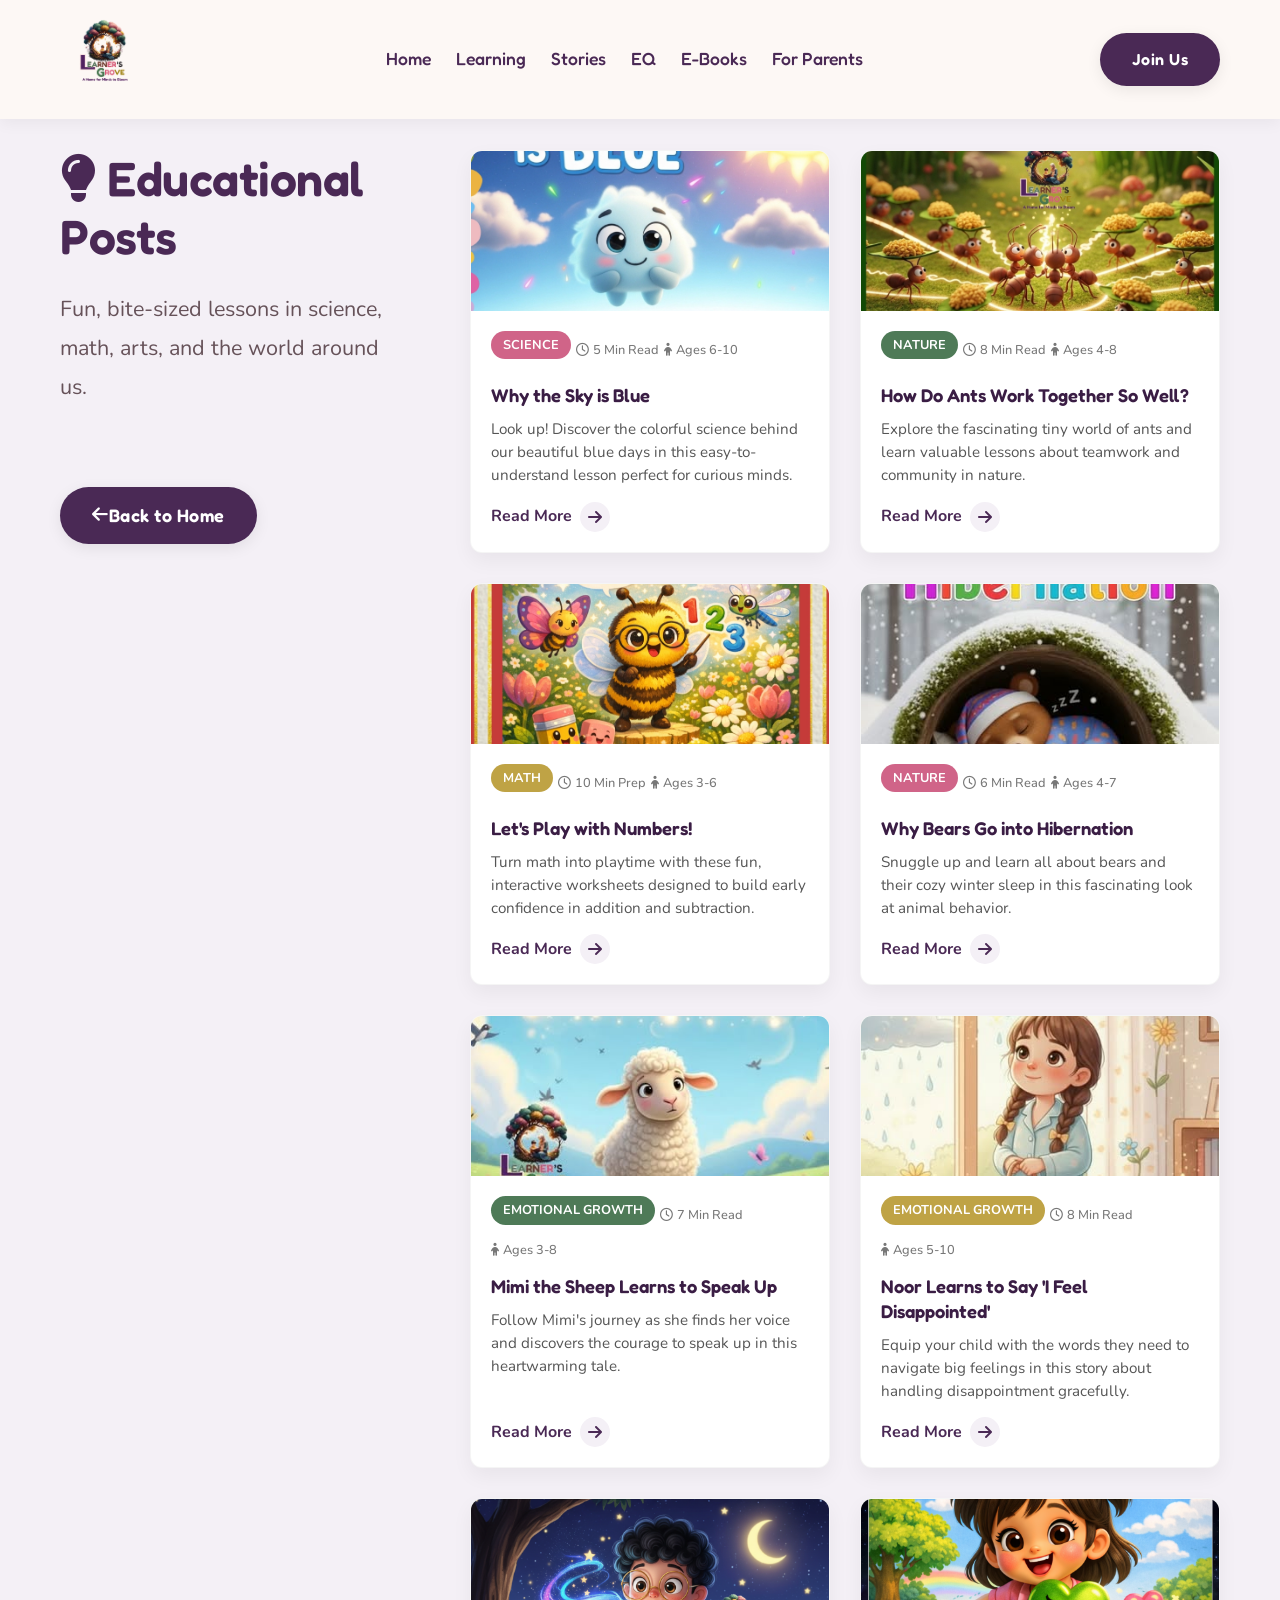
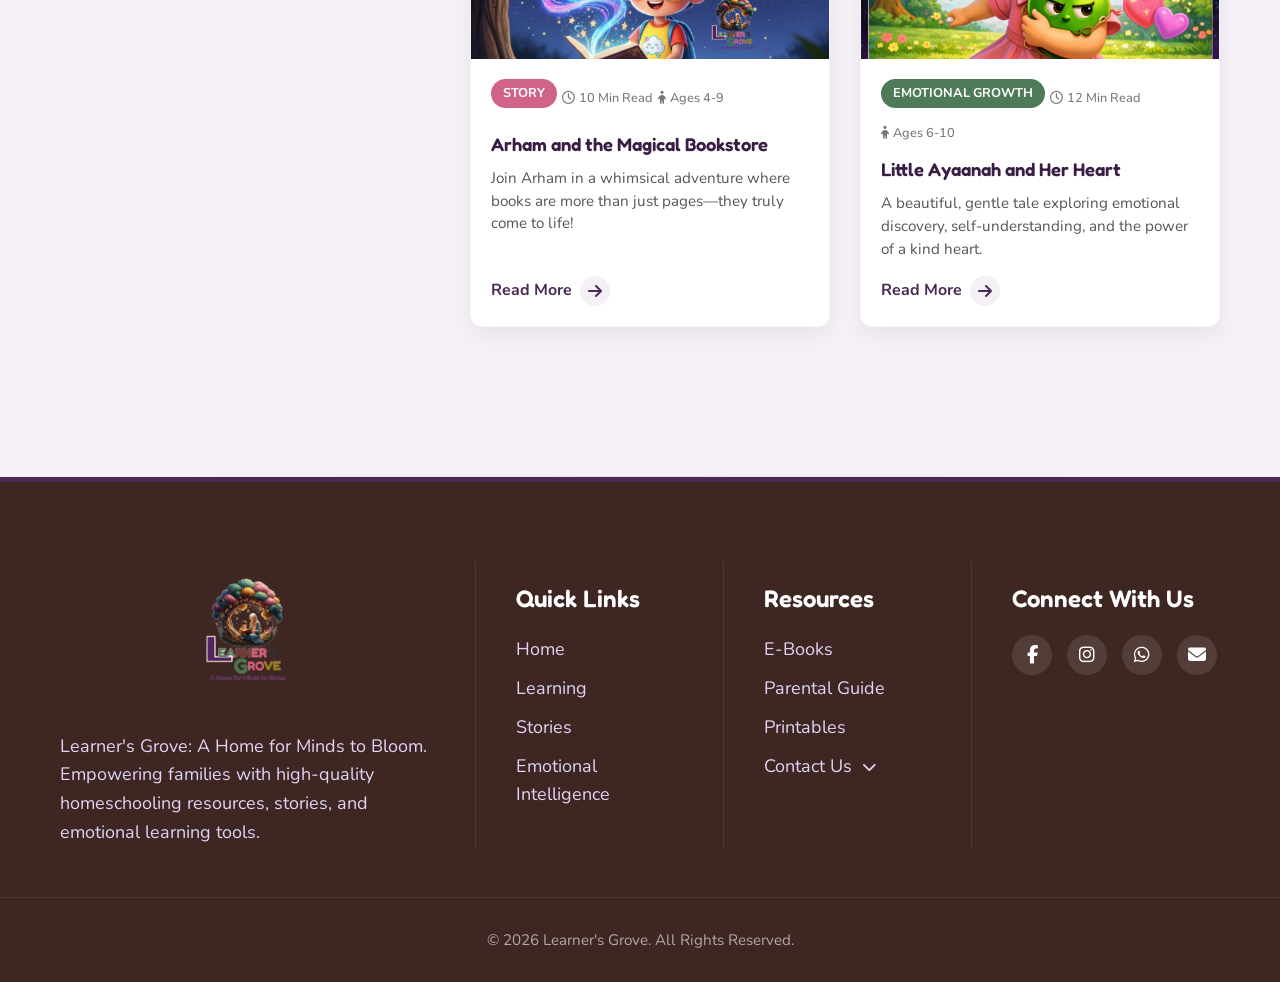
<file: articles.html>
<!DOCTYPE html>
<html lang="en">

<head>
    <meta charset="UTF-8">
    <meta name="viewport" content="width=device-width, initial-scale=1.0">
    <title>All Learning Articles - Learner's Grove</title>
    <meta name="description" content="Explore all our educational posts and learning articles.">
    <link rel="stylesheet" href="style.css">
    <!-- Google Fonts -->
    <link rel="preconnect" href="https://fonts.googleapis.com">
    <link rel="preconnect" href="https://fonts.gstatic.com" crossorigin>
    <link
        href="https://fonts.googleapis.com/css2?family=Fredoka:wght@400;500;600;700&family=Nunito:wght@400;600;700;800&display=swap"
        rel="stylesheet">
    <!-- Font Awesome for icons -->
    <link rel="stylesheet" href="https://cdnjs.cloudflare.com/ajax/libs/font-awesome/6.4.0/css/all.min.css">
</head>

<body>
    <!-- Header -->
    <header class="navbar">
        <div class="container nav-container">
            <a href="index.html" class="logo">
                <img src="logo.png" alt="Learner's Grove Logo">
            </a>
            <nav>
                <ul class="nav-links">
                    <li><a href="index.html#home">Home</a></li>
                    <li><a href="articles.html">Learning</a></li>
                    <li><a href="stories.html">Stories</a></li>
                    <li><a href="eq.html">EQ</a></li>
                    <li><a href="ebooks.html">E-Books</a></li>
                    <li><a href="tools.html">For Parents</a></li>
                </ul>
            </nav>
            <a href="join.html" class="btn btn-primary">Join Us</a>
            <div class="mobile-menu"><i class="fas fa-bars"></i></div>
        </div>
    </header>

    <!-- Educational Posts -->
    <section id="educational-posts" class="educational-posts section bg-light-purple" style="padding-top: 150px;">
        <div class="container">
            <div class="educational-layout text-center">
                <div class="educational-text">
                    <div class="section-title text-left">
                        <h2><i class="fas fa-lightbulb"></i> Educational Posts</h2>
                        <p>Fun, bite-sized lessons in science, math, arts, and the world around us.</p>
                    </div>
                    <a href="index.html#educational-posts" class="btn btn-primary mt-2 mb-4"><i
                            class="fas fa-arrow-left"></i> Back to Home</a>
                </div>
                <div class="educational-gallery-wrapper">
                    <div class="educational-gallery">
                        <div class="post-card">
                            <div class="post-img" style="background-image: url('post1.jpg');"></div>
                            <div class="post-content">
                                <div class="post-meta">
                                    <span class="badge badge-pink">Science</span>
                                    <span class="meta-info"><i class="far fa-clock"></i> 5 Min Read</span>
                                    <span class="meta-info"><i class="fas fa-child"></i> Ages 6-10</span>
                                </div>
                                <h3>Why the Sky is Blue</h3>
                                <p>Look up! Discover the colorful science behind our beautiful blue days in this
                                    easy-to-understand lesson perfect for curious minds.</p>
                                <a href="https://www.facebook.com/share/p/1bmaJAs2Ud/" target="_blank"
                                    class="read-more">Read More <i class="fas fa-arrow-right"></i></a>
                            </div>
                        </div>
                        <div class="post-card">
                            <div class="post-img" style="background-image: url('post2.jpg');"></div>
                            <div class="post-content">
                                <div class="post-meta">
                                    <span class="badge badge-green">Nature</span>
                                    <span class="meta-info"><i class="far fa-clock"></i> 8 Min Read</span>
                                    <span class="meta-info"><i class="fas fa-child"></i> Ages 4-8</span>
                                </div>
                                <h3>How Do Ants Work Together So Well?</h3>
                                <p>Explore the fascinating tiny world of ants and learn valuable lessons about teamwork
                                    and
                                    community in nature.</p>
                                <a href="https://www.facebook.com/share/p/1aapCLotCc/" target="_blank"
                                    class="read-more">Read More <i class="fas fa-arrow-right"></i></a>
                            </div>
                        </div>
                        <div class="post-card">
                            <div class="post-img" style="background-image: url('post3.jpg');"></div>
                            <div class="post-content">
                                <div class="post-meta">
                                    <span class="badge badge-gold">Math</span>
                                    <span class="meta-info"><i class="far fa-clock"></i> 10 Min Prep</span>
                                    <span class="meta-info"><i class="fas fa-child"></i> Ages 3-6</span>
                                </div>
                                <h3>Let's Play with Numbers!</h3>
                                <p>Turn math into playtime with these fun, interactive worksheets designed to build
                                    early
                                    confidence in addition and subtraction.</p>
                                <a href="https://www.facebook.com/share/p/1CAyKyeESE/" target="_blank"
                                    class="read-more">Read More <i class="fas fa-arrow-right"></i></a>
                            </div>
                        </div>
                        <div class="post-card">
                            <div class="post-img" style="background-image: url('hibernation.jpg');"></div>
                            <div class="post-content">
                                <div class="post-meta">
                                    <span class="badge badge-pink">Nature</span>
                                    <span class="meta-info"><i class="far fa-clock"></i> 6 Min Read</span>
                                    <span class="meta-info"><i class="fas fa-child"></i> Ages 4-7</span>
                                </div>
                                <h3>Why Bears Go into Hibernation</h3>
                                <p>Snuggle up and learn all about bears and their cozy winter sleep in this fascinating
                                    look at
                                    animal behavior.</p>
                                <a href="https://www.facebook.com/share/p/1DjqCvnkMP/" target="_blank"
                                    class="read-more">Read More <i class="fas fa-arrow-right"></i></a>
                            </div>
                        </div>
                        <div class="post-card">
                            <div class="post-img" style="background-image: url('mimi.jpg');"></div>
                            <div class="post-content">
                                <div class="post-meta">
                                    <span class="badge badge-green">Emotional Growth</span>
                                    <span class="meta-info"><i class="far fa-clock"></i> 7 Min Read</span>
                                    <span class="meta-info"><i class="fas fa-child"></i> Ages 3-8</span>
                                </div>
                                <h3>Mimi the Sheep Learns to Speak Up</h3>
                                <p>Follow Mimi's journey as she finds her voice and discovers the courage to speak up in
                                    this
                                    heartwarming tale.</p>
                                <a href="https://www.facebook.com/share/p/18TdVP11aT/" target="_blank"
                                    class="read-more">Read More <i class="fas fa-arrow-right"></i></a>
                            </div>
                        </div>
                        <div class="post-card">
                            <div class="post-img" style="background-image: url('noor.jpg');"></div>
                            <div class="post-content">
                                <div class="post-meta">
                                    <span class="badge badge-gold">Emotional Growth</span>
                                    <span class="meta-info"><i class="far fa-clock"></i> 8 Min Read</span>
                                    <span class="meta-info"><i class="fas fa-child"></i> Ages 5-10</span>
                                </div>
                                <h3>Noor Learns to Say 'I Feel Disappointed'</h3>
                                <p>Equip your child with the words they need to navigate big feelings in this story
                                    about
                                    handling disappointment gracefully.</p>
                                <a href="https://www.facebook.com/share/p/17qYCHi1rN/" target="_blank"
                                    class="read-more">Read More <i class="fas fa-arrow-right"></i></a>
                            </div>
                        </div>
                        <div class="post-card">
                            <div class="post-img" style="background-image: url('arham.jpg');"></div>
                            <div class="post-content">
                                <div class="post-meta">
                                    <span class="badge badge-pink">Story</span>
                                    <span class="meta-info"><i class="far fa-clock"></i> 10 Min Read</span>
                                    <span class="meta-info"><i class="fas fa-child"></i> Ages 4-9</span>
                                </div>
                                <h3>Arham and the Magical Bookstore</h3>
                                <p>Join Arham in a whimsical adventure where books are more than just pages—they truly
                                    come to
                                    life!</p>
                                <a href="https://www.facebook.com/share/p/1LBRWVwehn/" target="_blank"
                                    class="read-more">Read More <i class="fas fa-arrow-right"></i></a>
                            </div>
                        </div>
                        <div class="post-card">
                            <div class="post-img" style="background-image: url('ayaanah.jpg');"></div>
                            <div class="post-content">
                                <div class="post-meta">
                                    <span class="badge badge-green">Emotional Growth</span>
                                    <span class="meta-info"><i class="far fa-clock"></i> 12 Min Read</span>
                                    <span class="meta-info"><i class="fas fa-child"></i> Ages 6-10</span>
                                </div>
                                <h3>Little Ayaanah and Her Heart</h3>
                                <p>A beautiful, gentle tale exploring emotional discovery, self-understanding, and the
                                    power of
                                    a kind heart.</p>
                                <a href="https://www.facebook.com/share/p/1AZ5iXrHUB/" target="_blank"
                                    class="read-more">Read More <i class="fas fa-arrow-right"></i></a>
                            </div>
                        </div>
                    </div>
                </div>
            </div>
        </div>
    </section>

    <!-- Footer -->
    <footer>
        <div class="container grid footer-grid">
            <div class="footer-about">
                <div class="footer-logo">
                    <img loading="lazy" src="logo.png" alt="Learner's Grove">
                </div>
                <p>Learner's Grove: A Home for Minds to Bloom. Empowering families with high-quality homeschooling
                    resources, stories, and emotional learning tools.</p>
            </div>
            <div class="footer-links">
                <h4>Quick Links</h4>
                <ul>
                    <li><a href="index.html#home">Home</a></li>
                    <li><a href="index.html#educational-posts">Learning</a></li>
                    <li><a href="index.html#stories">Stories</a></li>
                    <li><a href="index.html#eq">Emotional Intelligence</a></li>
                </ul>
            </div>
            <div class="footer-links">
                <h4>Resources</h4>
                <ul>
                    <li><a href="index.html#ebooks">E-Books</a></li>
                    <li><a href="index.html#parents">Parental Guide</a></li>
                    <li><a href="ebooks.html">Printables</a></li>
                    <li style="position: relative;">
                        <a href="javascript:void(0)"
                            onclick="const menu = this.nextElementSibling; menu.style.display = menu.style.display === 'block' ? 'none' : 'block';">Contact
                            Us <i class="fas fa-chevron-down" style="font-size: 0.8em; margin-left: 5px;"></i></a>
                        <ul style="display: none; padding-left: 15px; margin-top: 8px; list-style: none;">
                            <li style="margin-bottom: 8px;"><a href="mailto:learnersgrove1@gmail.com"><i
                                        class="fas fa-envelope" style="margin-right: 8px;"></i>Email Us</a></li>
                            <li><a href="https://wa.me/923359170347" target="_blank"><i class="fab fa-whatsapp"
                                        style="margin-right: 8px;"></i>WhatsApp</a></li>
                        </ul>
                    </li>
                </ul>
            </div>
            <div class="footer-social">
                <h4>Connect With Us</h4>
                <div class="social-icons">
                    <a href="https://www.facebook.com/Learnerzgrove" target="_blank"><i
                            class="fab fa-facebook-f"></i></a>
                    <a href="https://www.instagram.com/learners.grove/" target="_blank"><i
                            class="fab fa-instagram"></i></a>
                    <a href="https://wa.me/923359170347" target="_blank"><i class="fab fa-whatsapp"></i></a>
                    <a href="mailto:learnersgrove1@gmail.com"><i class="fas fa-envelope"></i></a>
                </div>
            </div>
        </div>
        <div class="footer-bottom text-center">
            <p>&copy; 2026 Learner's Grove. All Rights Reserved.</p>
        </div>
    </footer>

    <script src="script.js"></script>
</body>

</html>
</file>
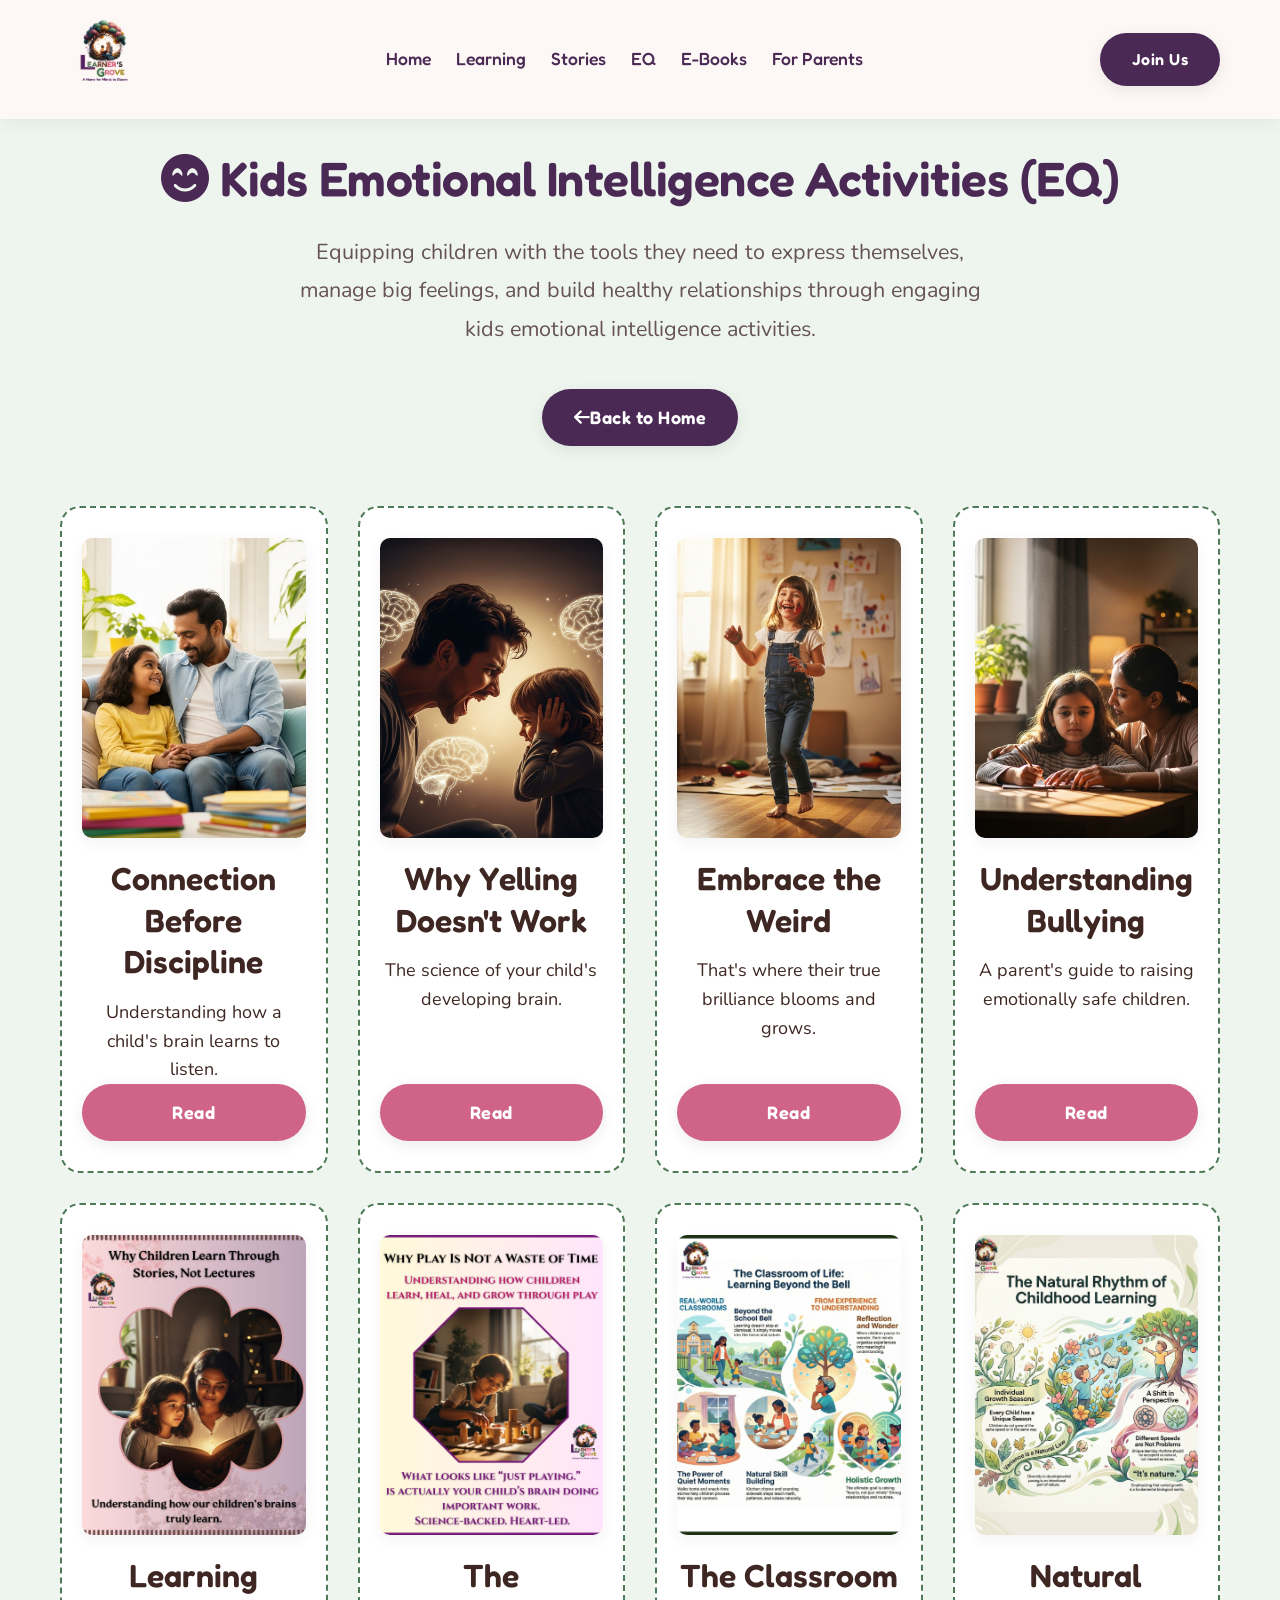
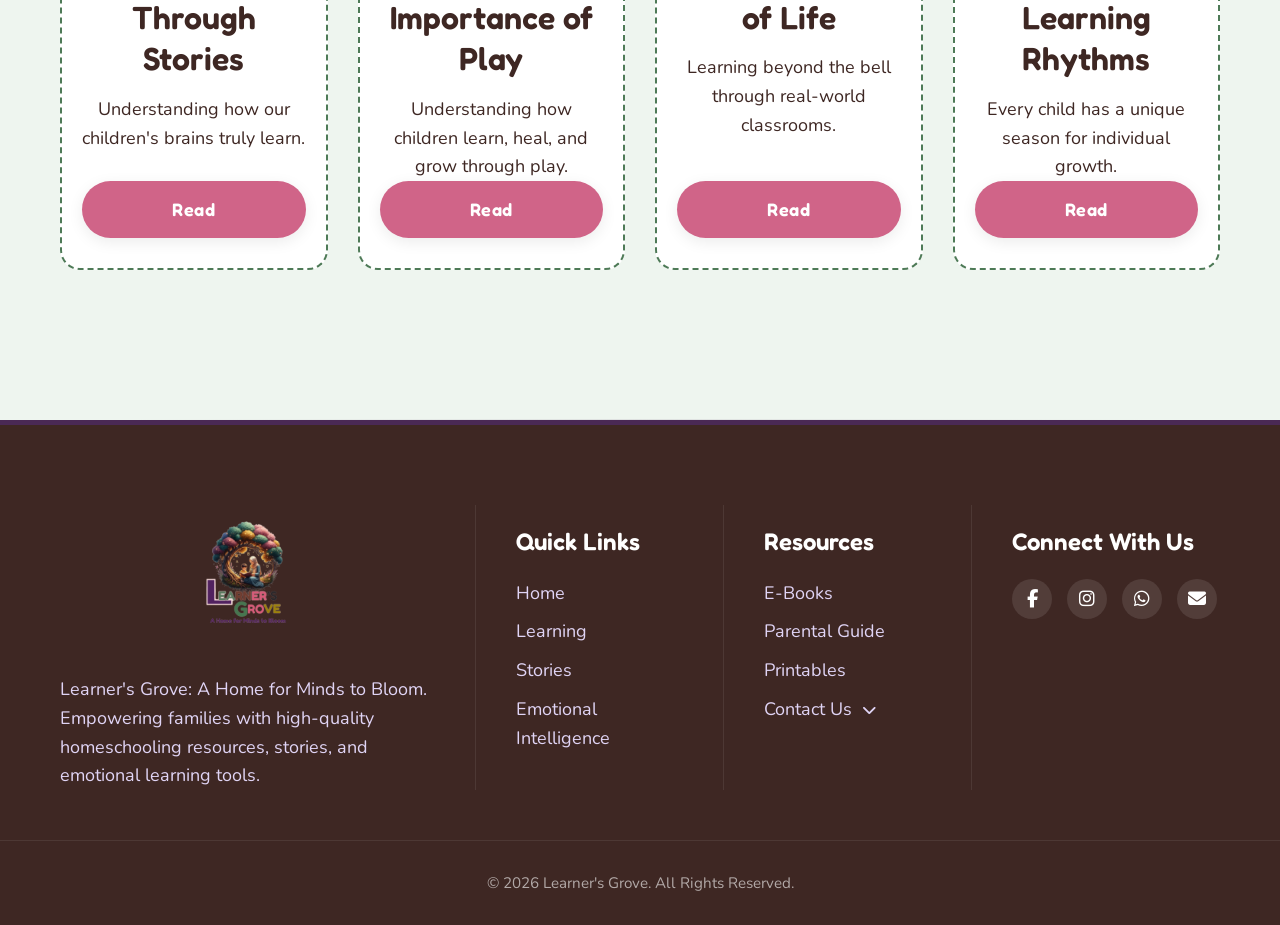
<file: eq.html>
<!DOCTYPE html>
<html lang="en">

<head>
    <meta charset="UTF-8">
    <meta name="viewport" content="width=device-width, initial-scale=1.0">
    <title>Emotional Intelligence Activities - Learner's Grove</title>
    <meta name="description" content="Browse all our educational EQ activities.">
    <link rel="stylesheet" href="style.css">
    <!-- Google Fonts -->
    <link rel="preconnect" href="https://fonts.googleapis.com">
    <link rel="preconnect" href="https://fonts.gstatic.com" crossorigin>
    <link
        href="https://fonts.googleapis.com/css2?family=Fredoka:wght@400;500;600;700&family=Nunito:wght@400;600;700;800&display=swap"
        rel="stylesheet">
    <!-- Font Awesome for icons -->
    <link rel="stylesheet" href="https://cdnjs.cloudflare.com/ajax/libs/font-awesome/6.4.0/css/all.min.css">
</head>

<body>
    <!-- Header -->
    <header class="navbar">
        <div class="container nav-container">
            <a href="index.html" class="logo">
                <img src="logo.png" alt="Learner's Grove Logo">
            </a>
            <nav>
                <ul class="nav-links">
                    <li><a href="index.html#home">Home</a></li>
                    <li><a href="articles.html">Learning</a></li>
                    <li><a href="stories.html">Stories</a></li>
                    <li><a href="eq.html">EQ</a></li>
                    <li><a href="ebooks.html">E-Books</a></li>
                    <li><a href="tools.html">For Parents</a></li>
                </ul>
            </nav>
            <a href="join.html" class="btn btn-primary">Join Us</a>
            <div class="mobile-menu"><i class="fas fa-bars"></i></div>
        </div>
    </header>

    <!-- Emotional Intelligence -->
    <section id="eq" class="eq section bg-light-green" style="padding-top: 150px;">
        <div class="container">
            <div class="section-title">
                <h2><i class="fas fa-smile-beam"></i> Kids Emotional Intelligence Activities (EQ)</h2>
                <p>Equipping children with the tools they need to express themselves, manage big feelings, and build
                    healthy relationships through engaging kids emotional intelligence activities.</p>
                <a href="index.html#eq" class="btn btn-primary mt-4"><i class="fas fa-arrow-left"></i> Back to Home</a>
            </div>
            <div class="grid eq-grid mt-4">
                <div class="eq-card">
                    <img loading="lazy" src="eq1.jpg" alt="Why Connection Comes Before Discipline" class="eq-img">
                    <h3>Connection Before Discipline</h3>
                    <p>Understanding how a child's brain learns to listen.</p>
                    <a href="https://www.facebook.com/share/p/1ahuZAQkd7/" target="_blank"
                        class="btn btn-secondary mt-2">Read</a>
                </div>
                <div class="eq-card">
                    <img loading="lazy" src="eq2.jpg" alt="Why Yelling Doesn't Work" class="eq-img">
                    <h3>Why Yelling Doesn't Work</h3>
                    <p>The science of your child's developing brain.</p>
                    <a href="https://www.facebook.com/share/p/1GBDambuC2/" target="_blank"
                        class="btn btn-secondary mt-2">Read</a>
                </div>
                <div class="eq-card">
                    <img loading="lazy" src="eq3.jpg" alt="Let Your Child Be a Little Weird" class="eq-img">
                    <h3>Embrace the Weird</h3>
                    <p>That's where their true brilliance blooms and grows.</p>
                    <a href="https://www.facebook.com/share/p/1BX3fqYy1h/" target="_blank"
                        class="btn btn-secondary mt-2">Read</a>
                </div>
                <div class="eq-card">
                    <img loading="lazy" src="eq4.jpg" alt="Understanding Bullying" class="eq-img">
                    <h3>Understanding Bullying</h3>
                    <p>A parent's guide to raising emotionally safe children.</p>
                    <a href="https://www.facebook.com/share/p/17oM3kfM7e/" target="_blank"
                        class="btn btn-secondary mt-2">Read</a>
                </div>
                <div class="eq-card">
                    <img loading="lazy" src="why_stories.jpg" alt="Why Children Learn Through Stories" class="eq-img">
                    <h3>Learning Through Stories</h3>
                    <p>Understanding how our children's brains truly learn.</p>
                    <a href="https://www.facebook.com/share/p/1835f6YPt2/" target="_blank"
                        class="btn btn-secondary mt-2">Read</a>
                </div>
                <div class="eq-card">
                    <img loading="lazy" src="why_play.jpg" alt="Why Play Is Not a Waste of Time" class="eq-img">
                    <h3>The Importance of Play</h3>
                    <p>Understanding how children learn, heal, and grow through play.</p>
                    <a href="https://www.facebook.com/share/p/1ZzqGA53Vh/" target="_blank"
                        class="btn btn-secondary mt-2">Read</a>
                </div>
                <div class="eq-card">
                    <img loading="lazy" src="classroom_life.jpg" alt="The Classroom of Life" class="eq-img">
                    <h3>The Classroom of Life</h3>
                    <p>Learning beyond the bell through real-world classrooms.</p>
                    <a href="https://www.facebook.com/share/p/174LVU32VQ/" target="_blank"
                        class="btn btn-secondary mt-2">Read</a>
                </div>
                <div class="eq-card">
                    <img loading="lazy" src="natural_rhythm.jpg" alt="The Natural Rhythm of Childhood Learning"
                        class="eq-img">
                    <h3>Natural Learning Rhythms</h3>
                    <p>Every child has a unique season for individual growth.</p>
                    <a href="https://www.facebook.com/share/p/1a5REBVFBc/" target="_blank"
                        class="btn btn-secondary mt-2">Read</a>
                </div>
            </div>
        </div>
    </section>

    <!-- Footer -->
    <footer>
        <div class="container grid footer-grid">
            <div class="footer-about">
                <div class="footer-logo">
                    <img loading="lazy" src="logo.png" alt="Learner's Grove">
                </div>
                <p>Learner's Grove: A Home for Minds to Bloom. Empowering families with high-quality homeschooling
                    resources, stories, and emotional learning tools.</p>
            </div>
            <div class="footer-links">
                <h4>Quick Links</h4>
                <ul>
                    <li><a href="index.html#home">Home</a></li>
                    <li><a href="index.html#educational-posts">Learning</a></li>
                    <li><a href="index.html#stories">Stories</a></li>
                    <li><a href="index.html#eq">Emotional Intelligence</a></li>
                </ul>
            </div>
            <div class="footer-links">
                <h4>Resources</h4>
                <ul>
                    <li><a href="index.html#ebooks">E-Books</a></li>
                    <li><a href="index.html#parents">Parental Guide</a></li>
                    <li><a href="ebooks.html">Printables</a></li>
                    <li style="position: relative;">
                        <a href="javascript:void(0)"
                            onclick="const menu = this.nextElementSibling; menu.style.display = menu.style.display === 'block' ? 'none' : 'block';">Contact
                            Us <i class="fas fa-chevron-down" style="font-size: 0.8em; margin-left: 5px;"></i></a>
                        <ul style="display: none; padding-left: 15px; margin-top: 8px; list-style: none;">
                            <li style="margin-bottom: 8px;"><a href="mailto:learnersgrove1@gmail.com"><i
                                        class="fas fa-envelope" style="margin-right: 8px;"></i>Email Us</a></li>
                            <li><a href="https://wa.me/923359170347" target="_blank"><i class="fab fa-whatsapp"
                                        style="margin-right: 8px;"></i>WhatsApp</a></li>
                        </ul>
                    </li>
                </ul>
            </div>
            <div class="footer-social">
                <h4>Connect With Us</h4>
                <div class="social-icons">
                    <a href="https://www.facebook.com/Learnerzgrove" target="_blank"><i
                            class="fab fa-facebook-f"></i></a>
                    <a href="https://www.instagram.com/learners.grove/" target="_blank"><i
                            class="fab fa-instagram"></i></a>
                    <a href="https://wa.me/923359170347" target="_blank"><i class="fab fa-whatsapp"></i></a>
                    <a href="mailto:learnersgrove1@gmail.com"><i class="fas fa-envelope"></i></a>
                </div>
            </div>
        </div>
        <div class="footer-bottom text-center">
            <p>&copy; 2026 Learner's Grove. All Rights Reserved.</p>
        </div>
    </footer>

    <script src="script.js"></script>
</body>

</html>
</file>
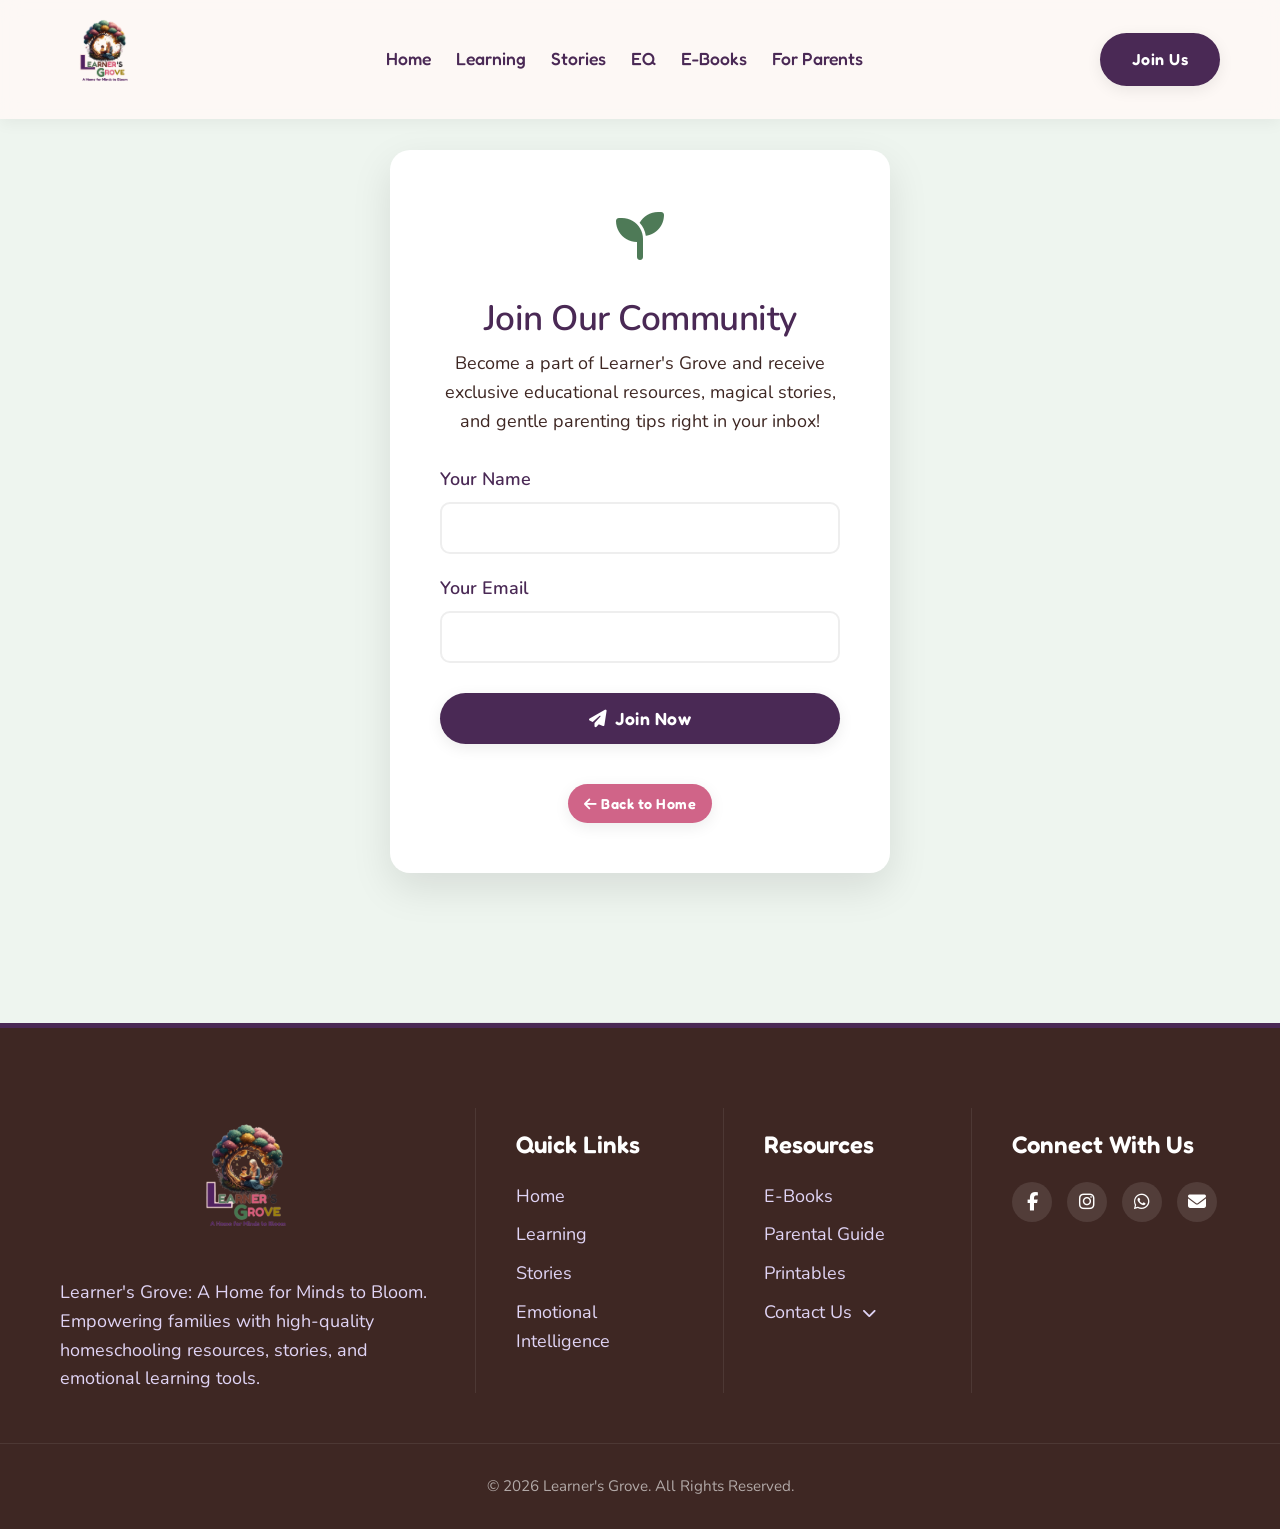
<file: join.html>
<!DOCTYPE html>
<html lang="en">

<head>
    <meta charset="UTF-8">
    <meta name="viewport" content="width=device-width, initial-scale=1.0">
    <title>Join Us - Learner's Grove</title>
    <meta name="description" content="Join our community of parents and educators.">
    <link rel="stylesheet" href="style.css">
    <!-- Google Fonts -->
    <link rel="preconnect" href="https://fonts.googleapis.com">
    <link rel="preconnect" href="https://fonts.gstatic.com" crossorigin>
    <link
        href="https://fonts.googleapis.com/css2?family=Fredoka:wght@400;500;600;700&family=Nunito:wght@400;600;700;800&display=swap"
        rel="stylesheet">
    <!-- Font Awesome for icons -->
    <link rel="stylesheet" href="https://cdnjs.cloudflare.com/ajax/libs/font-awesome/6.4.0/css/all.min.css">
</head>

<body>
    <!-- Header -->
    <header class="navbar">
        <div class="container nav-container">
            <a href="index.html" class="logo">
                <img src="logo.png" alt="Learner's Grove Logo">
            </a>
            <nav>
                <ul class="nav-links">
                    <li><a href="index.html#home">Home</a></li>
                    <li><a href="articles.html">Learning</a></li>
                    <li><a href="stories.html">Stories</a></li>
                    <li><a href="eq.html">EQ</a></li>
                    <li><a href="ebooks.html">E-Books</a></li>
                    <li><a href="tools.html">For Parents</a></li>
                </ul>
            </nav>
            <a href="join.html" class="btn btn-primary">Join Us</a>
            <div class="mobile-menu"><i class="fas fa-bars"></i></div>
        </div>
    </header>

    <!-- Join Us Form Section -->
    <section class="section bg-light-green"
        style="padding-top: 150px; min-height: 80vh; display: flex; align-items: center; justify-content: center;">
        <div class="container">
            <div
                style="background: white; border-radius: 20px; box-shadow: 0 15px 40px rgba(0,0,0,0.1); padding: 50px; max-width: 500px; margin: 0 auto; text-align: center;">
                <div style="font-size: 3rem; color: var(--color-green); margin-bottom: 20px;">
                    <i class="fas fa-seedling"></i>
                </div>
                <h2
                    style="color: var(--color-plum); font-family: var(--font-primary); font-size: 2.2rem; margin-bottom: 10px;">
                    Join Our Community</h2>
                <p style="color: var(--color-text-dark); margin-bottom: 30px;">Become a part of Learner's Grove and
                    receive exclusive educational resources, magical stories, and gentle parenting tips right in your
                    inbox!</p>

                <form action="#" method="POST" style="display: flex; flex-direction: column; gap: 20px;">
                    <div style="text-align: left;">
                        <label for="name"
                            style="display: block; margin-bottom: 8px; font-weight: 600; color: var(--color-plum);">Your
                            Name</label>
                        <input type="text" id="name" name="name" required
                            style="width: 100%; padding: 15px; border: 2px solid #eee; border-radius: 10px; font-family: var(--font-secondary); outline: none; transition: border-color 0.3s;"
                            onfocus="this.style.borderColor='var(--color-primary)'"
                            onblur="this.style.borderColor='#eee'">
                    </div>
                    <div style="text-align: left;">
                        <label for="email"
                            style="display: block; margin-bottom: 8px; font-weight: 600; color: var(--color-plum);">Your
                            Email</label>
                        <input type="email" id="email" name="email" required
                            style="width: 100%; padding: 15px; border: 2px solid #eee; border-radius: 10px; font-family: var(--font-secondary); outline: none; transition: border-color 0.3s;"
                            onfocus="this.style.borderColor='var(--color-primary)'"
                            onblur="this.style.borderColor='#eee'">
                    </div>

                    <button type="submit" class="btn btn-primary"
                        style="width: 100%; padding: 15px; font-size: 1.1rem; margin-top: 10px;">
                        <i class="fas fa-paper-plane" style="margin-right: 8px;"></i> Join Now
                    </button>
                </form>

                <a href="index.html" class="btn btn-secondary btn-sm mt-4" style="display: inline-block;"><i
                        class="fas fa-arrow-left"></i> Back to Home</a>
            </div>
        </div>
    </section>

    <!-- Footer -->
    <footer>
        <div class="container grid footer-grid">
            <div class="footer-about">
                <div class="footer-logo">
                    <img loading="lazy" src="logo.png" alt="Learner's Grove">
                </div>
                <p>Learner's Grove: A Home for Minds to Bloom. Empowering families with high-quality homeschooling
                    resources, stories, and emotional learning tools.</p>
            </div>
            <div class="footer-links">
                <h4>Quick Links</h4>
                <ul>
                    <li><a href="index.html#home">Home</a></li>
                    <li><a href="index.html#educational-posts">Learning</a></li>
                    <li><a href="index.html#stories">Stories</a></li>
                    <li><a href="index.html#eq">Emotional Intelligence</a></li>
                </ul>
            </div>
            <div class="footer-links">
                <h4>Resources</h4>
                <ul>
                    <li><a href="index.html#ebooks">E-Books</a></li>
                    <li><a href="index.html#parents">Parental Guide</a></li>
                    <li><a href="ebooks.html">Printables</a></li>
                    <li style="position: relative;">
                        <a href="javascript:void(0)"
                            onclick="const menu = this.nextElementSibling; menu.style.display = menu.style.display === 'block' ? 'none' : 'block';">Contact
                            Us <i class="fas fa-chevron-down" style="font-size: 0.8em; margin-left: 5px;"></i></a>
                        <ul style="display: none; padding-left: 15px; margin-top: 8px; list-style: none;">
                            <li style="margin-bottom: 8px;"><a href="mailto:learnersgrove1@gmail.com"><i
                                        class="fas fa-envelope" style="margin-right: 8px;"></i>Email Us</a></li>
                            <li><a href="https://wa.me/923359170347" target="_blank"><i class="fab fa-whatsapp"
                                        style="margin-right: 8px;"></i>WhatsApp</a></li>
                        </ul>
                    </li>
                </ul>
            </div>
            <div class="footer-social">
                <h4>Connect With Us</h4>
                <div class="social-icons">
                    <a href="https://www.facebook.com/Learnerzgrove" target="_blank"><i
                            class="fab fa-facebook-f"></i></a>
                    <a href="https://www.instagram.com/learners.grove/" target="_blank"><i
                            class="fab fa-instagram"></i></a>
                    <a href="https://wa.me/923359170347" target="_blank"><i class="fab fa-whatsapp"></i></a>
                    <a href="mailto:learnersgrove1@gmail.com"><i class="fas fa-envelope"></i></a>
                </div>
            </div>
        </div>
        <div class="footer-bottom text-center">
            <p>&copy; 2026 Learner's Grove. All Rights Reserved.</p>
        </div>
    </footer>

    <script src="script.js"></script>
</body>

</html>
</file>
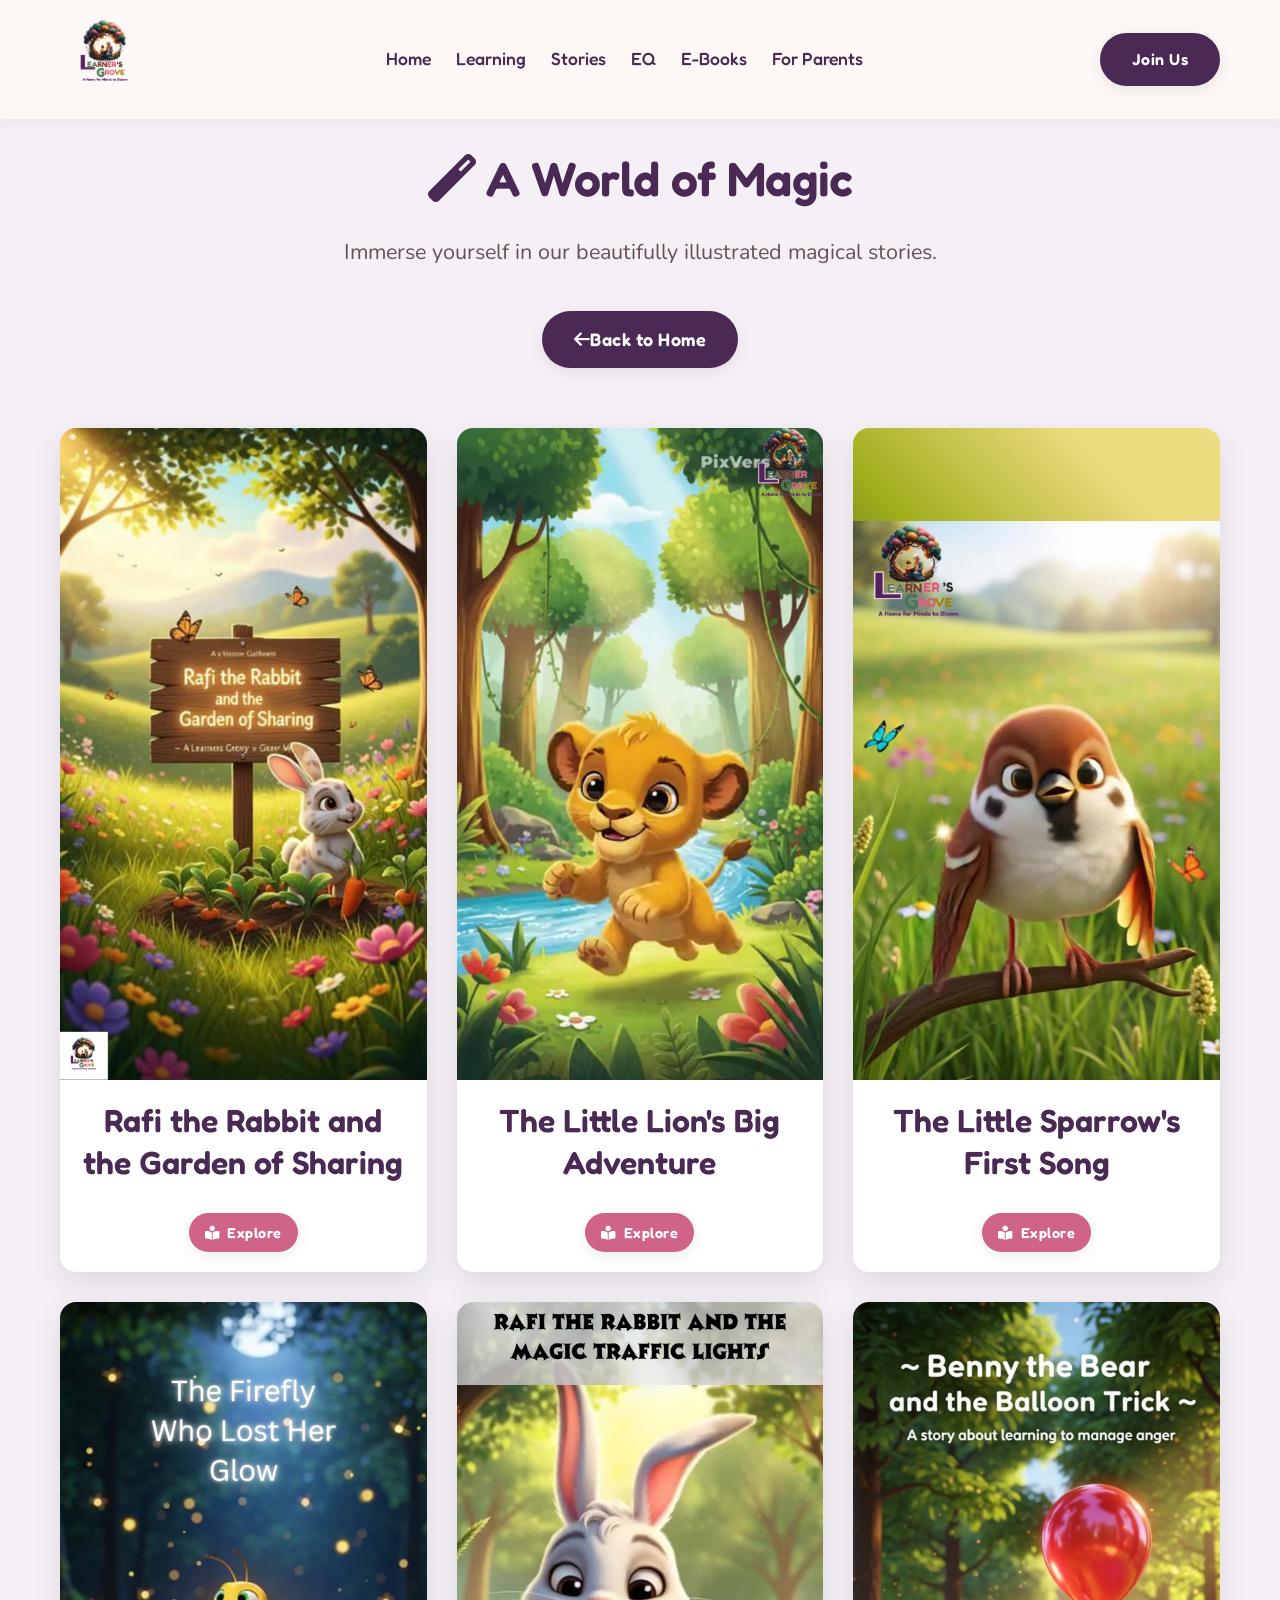
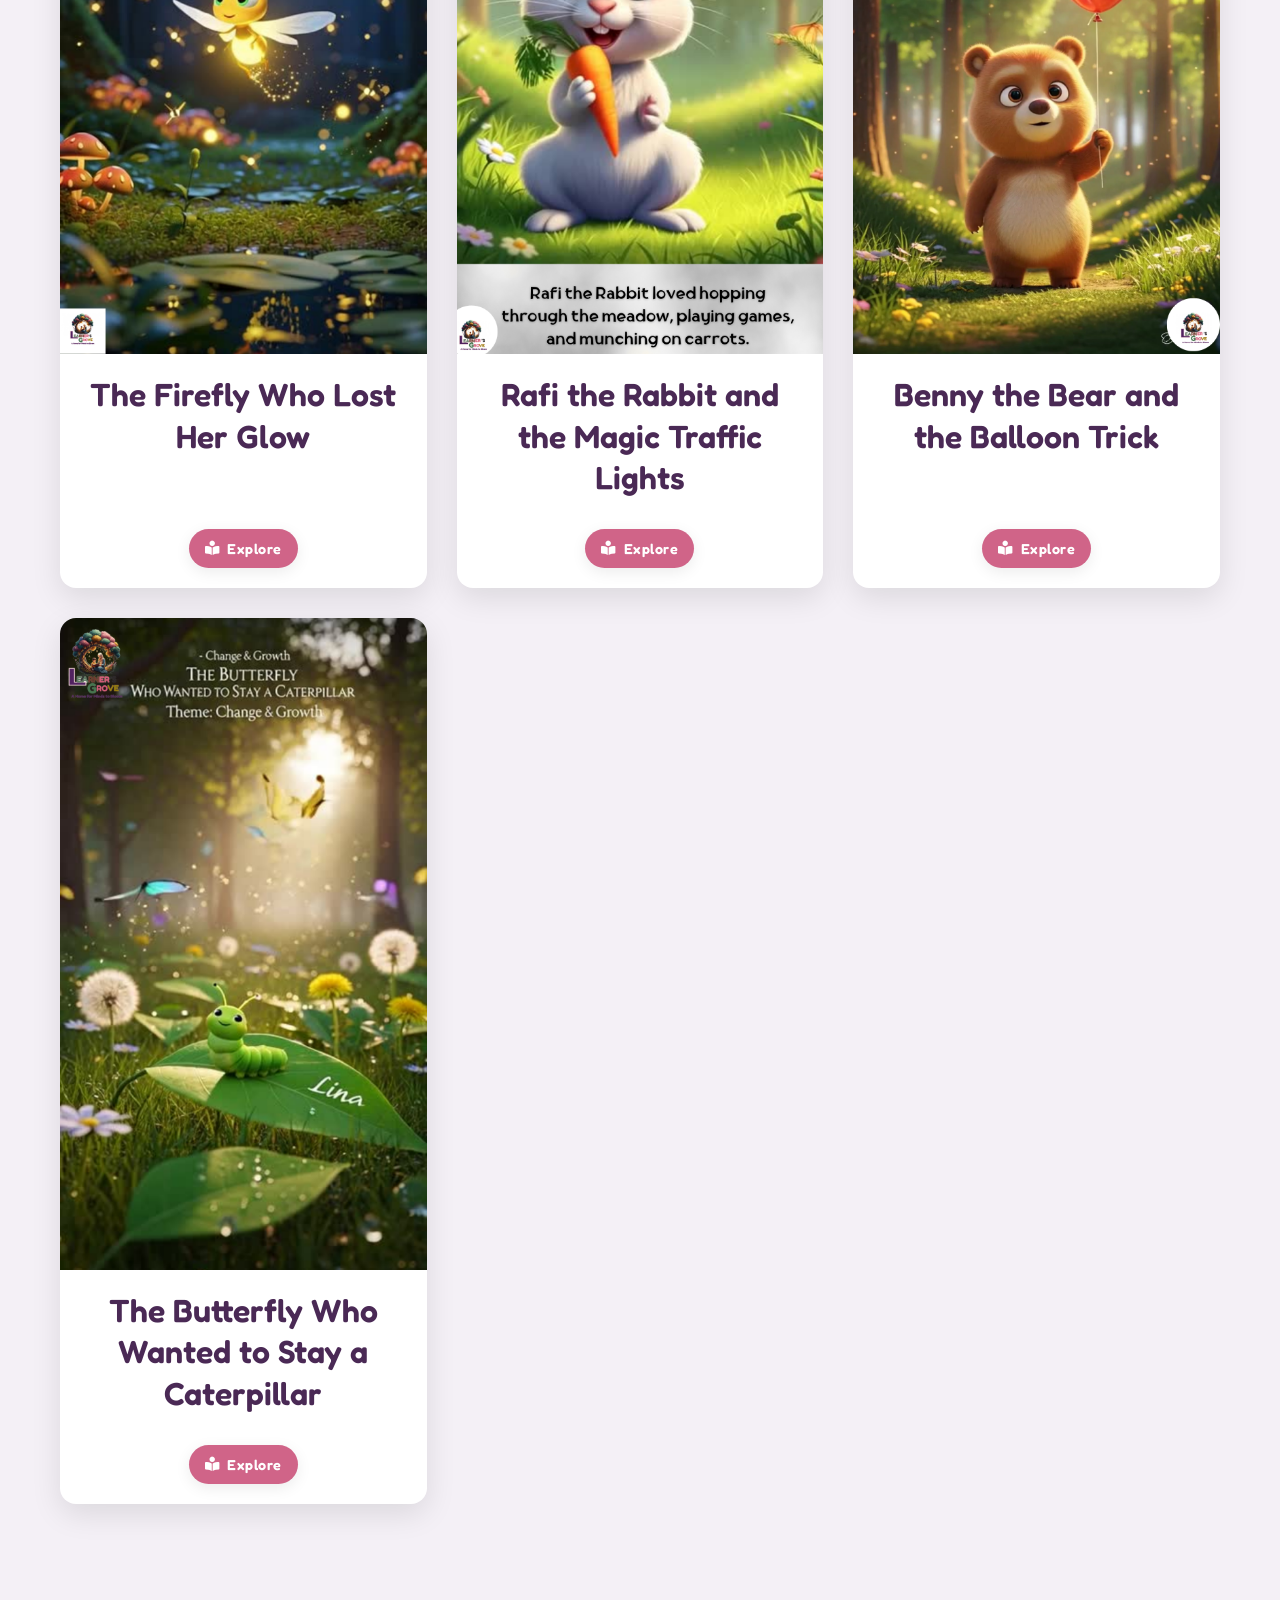
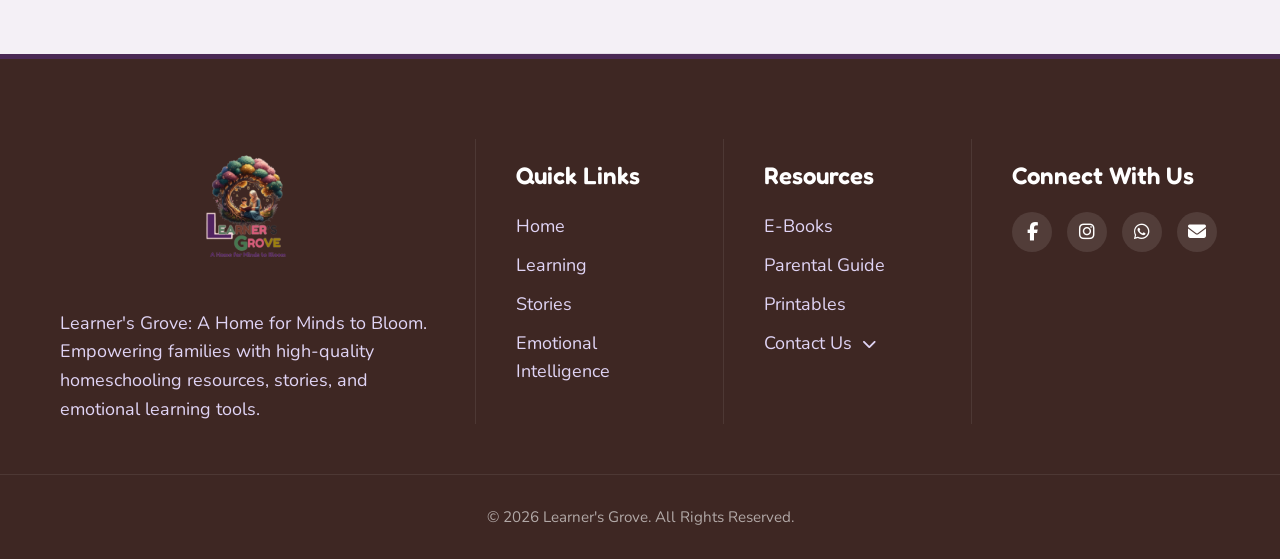
<file: stories.html>
<!DOCTYPE html>
<html lang="en">

<head>
    <meta charset="UTF-8">
    <meta name="viewport" content="width=device-width, initial-scale=1.0">
    <title>Magical Stories - Learner's Grove</title>
    <meta name="description" content="Read all our magical and educational stories for kids.">
    <link rel="stylesheet" href="style.css">
    <!-- Google Fonts -->
    <link rel="preconnect" href="https://fonts.googleapis.com">
    <link rel="preconnect" href="https://fonts.gstatic.com" crossorigin>
    <link
        href="https://fonts.googleapis.com/css2?family=Fredoka:wght@400;500;600;700&family=Nunito:wght@400;600;700;800&display=swap"
        rel="stylesheet">
    <!-- Font Awesome for icons -->
    <link rel="stylesheet" href="https://cdnjs.cloudflare.com/ajax/libs/font-awesome/6.4.0/css/all.min.css">
</head>

<body>
    <!-- Header -->
    <header class="navbar">
        <div class="container nav-container">
            <a href="index.html" class="logo">
                <img src="logo.png" alt="Learner's Grove Logo">
            </a>
            <nav>
                <ul class="nav-links">
                    <li><a href="index.html#home">Home</a></li>
                    <li><a href="articles.html">Learning</a></li>
                    <li><a href="stories.html">Stories</a></li>
                    <li><a href="eq.html">EQ</a></li>
                    <li><a href="ebooks.html">E-Books</a></li>
                    <li><a href="tools.html">For Parents</a></li>
                </ul>
            </nav>
            <a href="join.html" class="btn btn-primary">Join Us</a>
            <div class="mobile-menu"><i class="fas fa-bars"></i></div>
        </div>
    </header>

    <!-- Magical Stories Section -->
    <section class="section bg-light-purple" style="padding-top: 150px; min-height: 80vh;">
        <div class="container text-center">
            <div class="section-title">
                <h2><i class="fas fa-magic"></i> A World of Magic</h2>
                <p>Immerse yourself in our beautifully illustrated magical stories.</p>
                <a href="index.html#stories" class="btn btn-primary mt-4"><i class="fas fa-arrow-left"></i> Back to
                    Home</a>
            </div>

            <div class="grid"
                style="grid-template-columns: repeat(auto-fit, minmax(280px, 1fr)); gap: 30px; margin-top: 50px;">
                <div class="story-card"
                    style="background: white; border-radius: 16px; overflow: hidden; box-shadow: 0 10px 30px rgba(0,0,0,0.1); display: flex; flex-direction: column;">
                    <img src="rafi_garden.jpg" alt="Rafi the Rabbit and the Garden of Sharing"
                        style="width: 100%; height: auto; display: block;">
                    <div
                        style="padding: 20px; display: flex; flex-direction: column; flex-grow: 1; justify-content: space-between;">
                        <h3 style="color: var(--color-plum);">Rafi the Rabbit and the Garden of Sharing</h3>
                        <a href="https://www.facebook.com/share/v/16mWNjrgSE/" target="_blank"
                            class="btn btn-secondary btn-sm" style="margin-top: 15px; align-self: center;"><i
                                class="fas fa-book-reader" style="margin-right: 8px;"></i> Explore</a>
                    </div>
                </div>
                <div class="story-card"
                    style="background: white; border-radius: 16px; overflow: hidden; box-shadow: 0 10px 30px rgba(0,0,0,0.1); display: flex; flex-direction: column;">
                    <img src="lion_adventure.jpg" alt="The Little Lion's Big Adventure"
                        style="width: 100%; height: auto; display: block;">
                    <div
                        style="padding: 20px; display: flex; flex-direction: column; flex-grow: 1; justify-content: space-between;">
                        <h3 style="color: var(--color-plum);">The Little Lion's Big Adventure</h3>
                        <a href="https://www.facebook.com/share/v/17BJHW6VCJ/" target="_blank"
                            class="btn btn-secondary btn-sm" style="margin-top: 15px; align-self: center;"><i
                                class="fas fa-book-reader" style="margin-right: 8px;"></i> Explore</a>
                    </div>
                </div>
                <div class="story-card"
                    style="background: white; border-radius: 16px; overflow: hidden; box-shadow: 0 10px 30px rgba(0,0,0,0.1); display: flex; flex-direction: column;">
                    <img src="sparrow_song.jpg" alt="The Little Sparrow's First Song"
                        style="width: 100%; height: auto; display: block;">
                    <div
                        style="padding: 20px; display: flex; flex-direction: column; flex-grow: 1; justify-content: space-between;">
                        <h3 style="color: var(--color-plum);">The Little Sparrow's First Song</h3>
                        <a href="https://www.facebook.com/share/p/188hd8z2y3/" target="_blank"
                            class="btn btn-secondary btn-sm" style="margin-top: 15px; align-self: center;"><i
                                class="fas fa-book-reader" style="margin-right: 8px;"></i> Explore</a>
                    </div>
                </div>
                <div class="story-card"
                    style="background: white; border-radius: 16px; overflow: hidden; box-shadow: 0 10px 30px rgba(0,0,0,0.1); display: flex; flex-direction: column;">
                    <img src="firefly_glow.jpg" alt="The Firefly Who Lost Her Glow"
                        style="width: 100%; height: auto; display: block;">
                    <div
                        style="padding: 20px; display: flex; flex-direction: column; flex-grow: 1; justify-content: space-between;">
                        <h3 style="color: var(--color-plum);">The Firefly Who Lost Her Glow</h3>
                        <a href="https://www.facebook.com/share/v/1R9AXovpGF/" target="_blank"
                            class="btn btn-secondary btn-sm" style="margin-top: 15px; align-self: center;"><i
                                class="fas fa-book-reader" style="margin-right: 8px;"></i> Explore</a>
                    </div>
                </div>
                <div class="story-card"
                    style="background: white; border-radius: 16px; overflow: hidden; box-shadow: 0 10px 30px rgba(0,0,0,0.1); display: flex; flex-direction: column;">
                    <img src="rafi_traffic.jpg" alt="Rafi the Rabbit and the Magic Traffic Lights"
                        style="width: 100%; height: auto; display: block;">
                    <div
                        style="padding: 20px; display: flex; flex-direction: column; flex-grow: 1; justify-content: space-between;">
                        <h3 style="color: var(--color-plum);">Rafi the Rabbit and the Magic Traffic Lights</h3>
                        <a href="https://www.facebook.com/share/p/1HCkKpseZM/" target="_blank"
                            class="btn btn-secondary btn-sm" style="margin-top: 15px; align-self: center;"><i
                                class="fas fa-book-reader" style="margin-right: 8px;"></i> Explore</a>
                    </div>
                </div>
                <div class="story-card"
                    style="background: white; border-radius: 16px; overflow: hidden; box-shadow: 0 10px 30px rgba(0,0,0,0.1); display: flex; flex-direction: column;">
                    <img src="benny_balloon.jpg" alt="Benny the Bear and the Balloon Trick"
                        style="width: 100%; height: auto; display: block;">
                    <div
                        style="padding: 20px; display: flex; flex-direction: column; flex-grow: 1; justify-content: space-between;">
                        <h3 style="color: var(--color-plum);">Benny the Bear and the Balloon Trick</h3>
                        <a href="https://www.facebook.com/share/p/14VUEzTy3H6/" target="_blank"
                            class="btn btn-secondary btn-sm" style="margin-top: 15px; align-self: center;"><i
                                class="fas fa-book-reader" style="margin-right: 8px;"></i> Explore</a>
                    </div>
                </div>
                <div class="story-card"
                    style="background: white; border-radius: 16px; overflow: hidden; box-shadow: 0 10px 30px rgba(0,0,0,0.1); display: flex; flex-direction: column;">
                    <img src="lina_butterfly.jpg" alt="The Butterfly Who Wanted to Stay a Caterpillar"
                        style="width: 100%; height: auto; display: block;">
                    <div
                        style="padding: 20px; display: flex; flex-direction: column; flex-grow: 1; justify-content: space-between;">
                        <h3 style="color: var(--color-plum);">The Butterfly Who Wanted to Stay a Caterpillar</h3>
                        <a href="https://www.facebook.com/share/p/181c52tyr5/" target="_blank"
                            class="btn btn-secondary btn-sm" style="margin-top: 15px; align-self: center;"><i
                                class="fas fa-book-reader" style="margin-right: 8px;"></i> Explore</a>
                    </div>
                </div>

            </div>
        </div>
    </section>

    <!-- Footer -->
    <footer>
        <div class="container grid footer-grid">
            <div class="footer-about">
                <div class="footer-logo">
                    <img loading="lazy" src="logo.png" alt="Learner's Grove">
                </div>
                <p>Learner's Grove: A Home for Minds to Bloom. Empowering families with high-quality homeschooling
                    resources, stories, and emotional learning tools.</p>
            </div>
            <div class="footer-links">
                <h4>Quick Links</h4>
                <ul>
                    <li><a href="index.html#home">Home</a></li>
                    <li><a href="index.html#educational-posts">Learning</a></li>
                    <li><a href="index.html#stories">Stories</a></li>
                    <li><a href="index.html#eq">Emotional Intelligence</a></li>
                </ul>
            </div>
            <div class="footer-links">
                <h4>Resources</h4>
                <ul>
                    <li><a href="index.html#ebooks">E-Books</a></li>
                    <li><a href="index.html#parents">Parental Guide</a></li>
                    <li><a href="ebooks.html">Printables</a></li>
                    <li style="position: relative;">
                        <a href="javascript:void(0)"
                            onclick="const menu = this.nextElementSibling; menu.style.display = menu.style.display === 'block' ? 'none' : 'block';">Contact
                            Us <i class="fas fa-chevron-down" style="font-size: 0.8em; margin-left: 5px;"></i></a>
                        <ul style="display: none; padding-left: 15px; margin-top: 8px; list-style: none;">
                            <li style="margin-bottom: 8px;"><a href="mailto:learnersgrove1@gmail.com"><i
                                        class="fas fa-envelope" style="margin-right: 8px;"></i>Email Us</a></li>
                            <li><a href="https://wa.me/923359170347" target="_blank"><i class="fab fa-whatsapp"
                                        style="margin-right: 8px;"></i>WhatsApp</a></li>
                        </ul>
                    </li>
                </ul>
            </div>
            <div class="footer-social">
                <h4>Connect With Us</h4>
                <div class="social-icons">
                    <a href="https://www.facebook.com/Learnerzgrove" target="_blank"><i
                            class="fab fa-facebook-f"></i></a>
                    <a href="https://www.instagram.com/learners.grove/" target="_blank"><i
                            class="fab fa-instagram"></i></a>
                    <a href="https://wa.me/923359170347" target="_blank"><i class="fab fa-whatsapp"></i></a>
                    <a href="mailto:learnersgrove1@gmail.com"><i class="fas fa-envelope"></i></a>
                </div>
            </div>
        </div>
        <div class="footer-bottom text-center">
            <p>&copy; 2026 Learner's Grove. All Rights Reserved.</p>
        </div>
    </footer>

    <script src="script.js"></script>
</body>

</html>
</file>
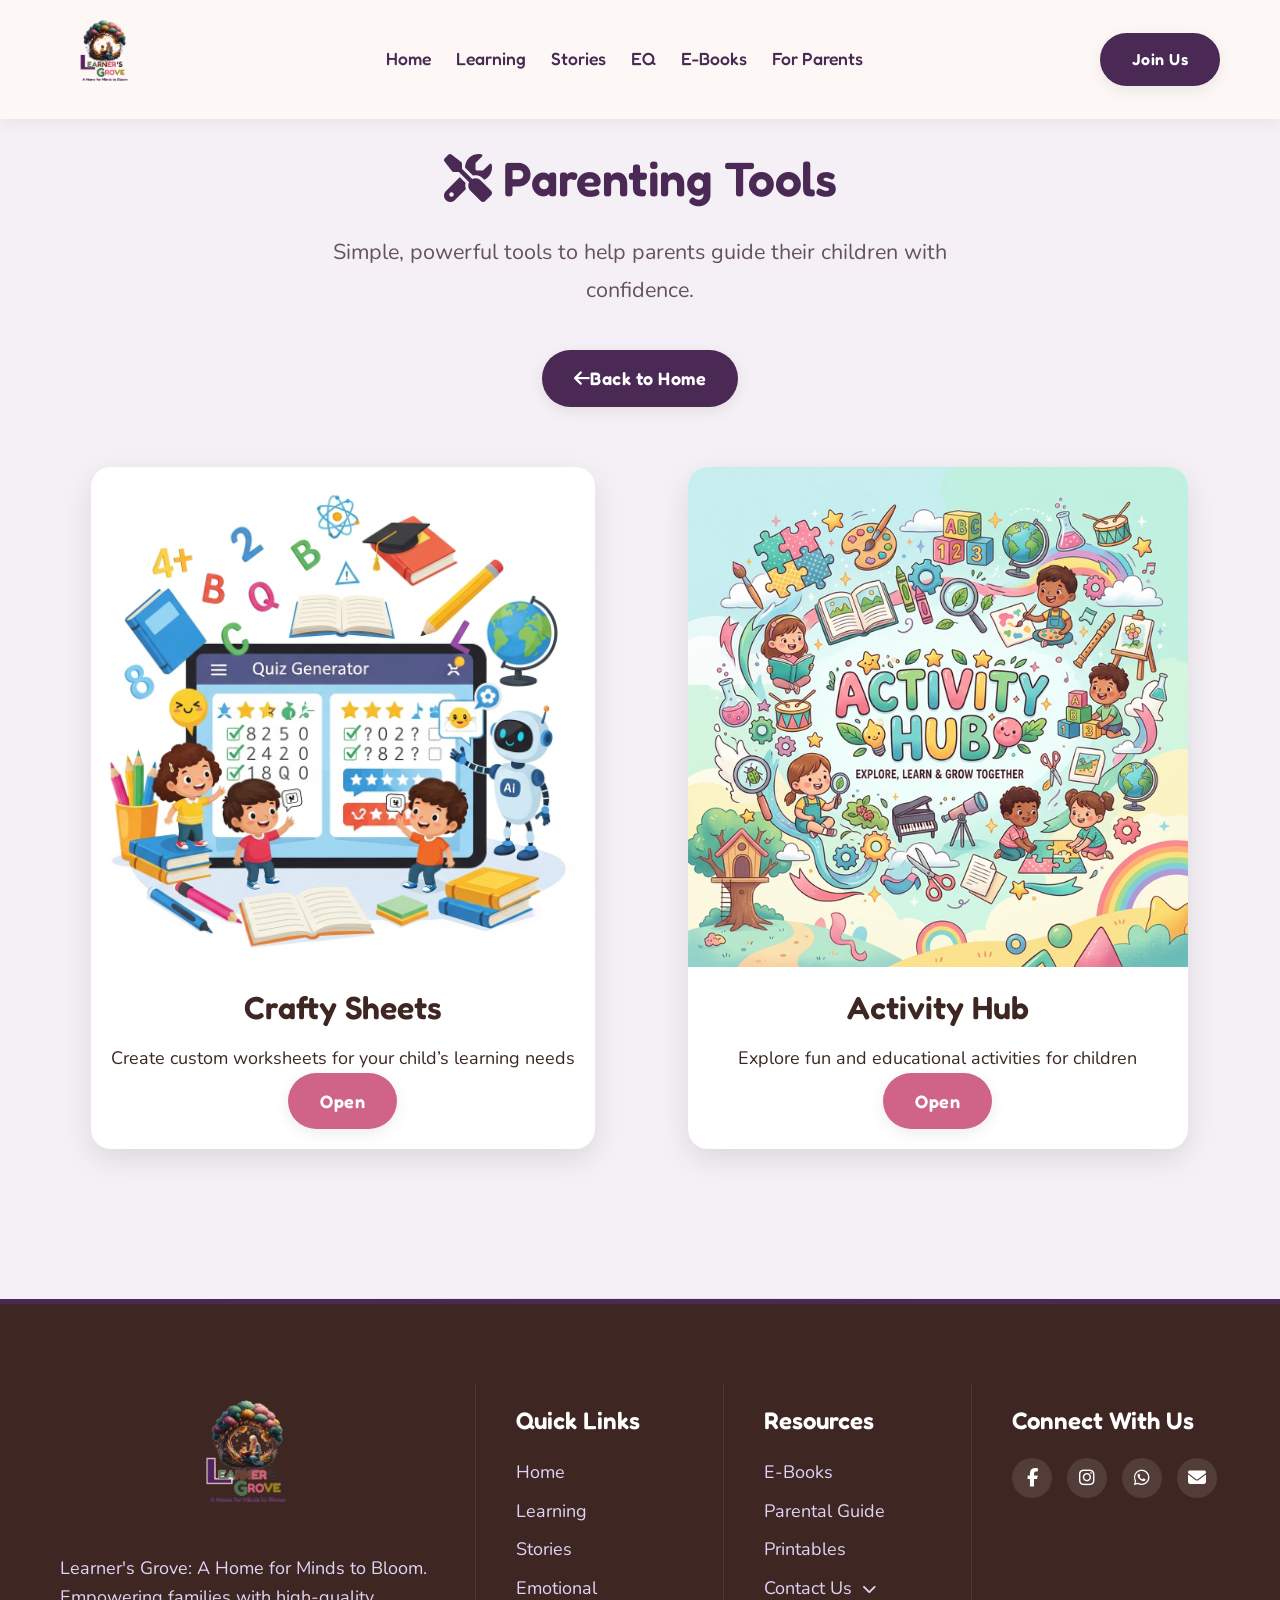
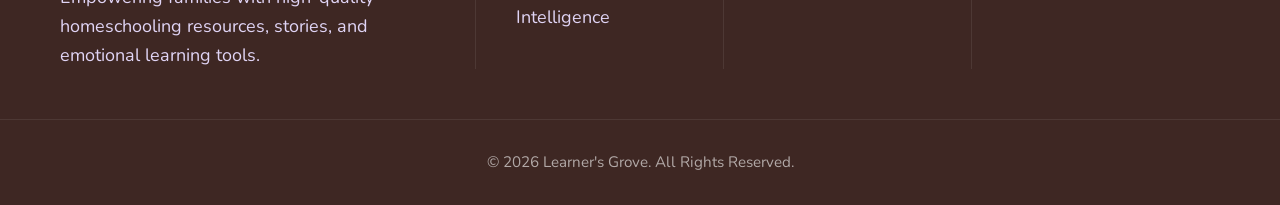
<file: tools.html>
<!DOCTYPE html>
<html lang="en">

<head>
    <meta charset="UTF-8">
    <meta name="viewport" content="width=device-width, initial-scale=1.0">
    <title>Parenting Tools - Learner's Grove</title>
    <meta name="description" content="Parenting tools and learning resources for your child's needs.">
    <link rel="stylesheet" href="style.css">
    <!-- Google Fonts -->
    <link rel="preconnect" href="https://fonts.googleapis.com">
    <link rel="preconnect" href="https://fonts.gstatic.com" crossorigin>
    <link
        href="https://fonts.googleapis.com/css2?family=Fredoka:wght@400;500;600;700&family=Nunito:wght@400;600;700;800&display=swap"
        rel="stylesheet">
    <!-- Font Awesome for icons -->
    <link rel="stylesheet" href="https://cdnjs.cloudflare.com/ajax/libs/font-awesome/6.4.0/css/all.min.css">
</head>

<body>
    <!-- Header -->
    <header class="navbar">
        <div class="container nav-container">
            <a href="index.html" class="logo">
                <img src="logo.png" alt="Learner's Grove Logo">
            </a>
            <nav>
                <ul class="nav-links">
                    <li><a href="index.html#home">Home</a></li>
                    <li><a href="articles.html">Learning</a></li>
                    <li><a href="stories.html">Stories</a></li>
                    <li><a href="eq.html">EQ</a></li>
                    <li><a href="ebooks.html">E-Books</a></li>
                    <li><a href="tools.html">For Parents</a></li>
                </ul>
            </nav>
            <a href="join.html" class="btn btn-primary">Join Us</a>
            <div class="mobile-menu"><i class="fas fa-bars"></i></div>
        </div>
    </header>

    <!-- Parenting Tools -->
    <section id="tools" class="eq section bg-light-purple" style="padding-top: 150px; min-height: 60vh;">
        <div class="container">
            <div class="section-title">
                <h2><i class="fas fa-tools"></i> Parenting Tools</h2>
                <p>Simple, powerful tools to help parents guide their children with confidence.</p>
                <a href="index.html#parents" class="btn btn-primary mt-4"><i class="fas fa-arrow-left"></i> Back to
                    Home</a>
            </div>
            <div class="grid eq-grid mt-4">
                <div class="eq-card"
                    style="display: flex; flex-direction: column; align-items: center; justify-content: center; text-align: center; padding: 0; overflow: hidden; width: fit-content; max-width: 100%; margin: 0 auto; border: none; box-shadow: 0 10px 30px rgba(0,0,0,0.1);">
                    <img src="crafty_sheets_tool.jpg" alt="Crafty Sheets Tool" style="width: 100%; height: auto; display: block; max-width: 500px;">
                    <div style="padding: 20px;">
                        <h3>Crafty Sheets</h3>
                        <p>Create custom worksheets for your child’s learning needs</p>
                        <a href="https://crafty-sheets.vercel.app/" target="_blank" class="btn btn-secondary mt-2">Open</a>
                    </div>
                </div>
                <div class="eq-card"
                    style="display: flex; flex-direction: column; align-items: center; justify-content: center; text-align: center; padding: 0; overflow: hidden; width: fit-content; max-width: 100%; margin: 0 auto; border: none; box-shadow: 0 10px 30px rgba(0,0,0,0.1);">
                    <img src="activity_hub_tool.png" alt="Activity Hub" style="width: 100%; height: auto; display: block; max-width: 500px;">
                    <div style="padding: 20px;">
                        <h3>Activity Hub</h3>
                        <p>Explore fun and educational activities for children</p>
                        <a href="https://activity-hub-six.vercel.app/" target="_blank" class="btn btn-secondary mt-2">Open</a>
                    </div>
                </div>
            </div>
        </div>
    </section>

    <!-- Footer -->
    <footer>
        <div class="container grid footer-grid">
            <div class="footer-about">
                <div class="footer-logo">
                    <img loading="lazy" src="logo.png" alt="Learner's Grove">
                </div>
                <p>Learner's Grove: A Home for Minds to Bloom. Empowering families with high-quality homeschooling
                    resources, stories, and emotional learning tools.</p>
            </div>
            <div class="footer-links">
                <h4>Quick Links</h4>
                <ul>
                    <li><a href="index.html#home">Home</a></li>
                    <li><a href="index.html#educational-posts">Learning</a></li>
                    <li><a href="index.html#stories">Stories</a></li>
                    <li><a href="index.html#eq">Emotional Intelligence</a></li>
                </ul>
            </div>
            <div class="footer-links">
                <h4>Resources</h4>
                <ul>
                    <li><a href="index.html#ebooks">E-Books</a></li>
                    <li><a href="index.html#parents">Parental Guide</a></li>
                    <li><a href="ebooks.html">Printables</a></li>
                    <li style="position: relative;">
                        <a href="javascript:void(0)"
                            onclick="const menu = this.nextElementSibling; menu.style.display = menu.style.display === 'block' ? 'none' : 'block';">Contact
                            Us <i class="fas fa-chevron-down" style="font-size: 0.8em; margin-left: 5px;"></i></a>
                        <ul style="display: none; padding-left: 15px; margin-top: 8px; list-style: none;">
                            <li style="margin-bottom: 8px;"><a href="mailto:learnersgrove1@gmail.com"><i
                                        class="fas fa-envelope" style="margin-right: 8px;"></i>Email Us</a></li>
                            <li><a href="https://wa.me/923359170347" target="_blank"><i class="fab fa-whatsapp"
                                        style="margin-right: 8px;"></i>WhatsApp</a></li>
                        </ul>
                    </li>
                </ul>
            </div>
            <div class="footer-social">
                <h4>Connect With Us</h4>
                <div class="social-icons">
                    <a href="https://www.facebook.com/Learnerzgrove" target="_blank"><i
                            class="fab fa-facebook-f"></i></a>
                    <a href="https://www.instagram.com/learners.grove/" target="_blank"><i
                            class="fab fa-instagram"></i></a>
                    <a href="https://wa.me/923359170347" target="_blank"><i class="fab fa-whatsapp"></i></a>
                    <a href="mailto:learnersgrove1@gmail.com"><i class="fas fa-envelope"></i></a>
                </div>
            </div>
        </div>
        <div class="footer-bottom text-center">
            <p>&copy; 2026 Learner's Grove. All Rights Reserved.</p>
        </div>
    </footer>

    <script src="script.js"></script>
</body>

</html>
</file>
<file: style.css>
/* Variables for Theme Colors */
:root {
    --color-plum: #4a2955;
    --color-plum-dark: #3a1d44;
    --color-green: #4e7a57;
    --color-green-dark: #3a5c40;
    --color-pink: #d06488;
    --color-pink-dark: #a84c6e;
    --color-gold: #bfa345;
    --color-gold-dark: #917d35;

    --color-bg-light: #fdf8f5;
    --color-text-dark: #3e2723;
    --color-text-light: #ffffff;

    /* Section Backgrounds */
    --color-light-purple: #f4f0f6;
    --color-light-green: #eef5ef;
    --color-light-pink: #fbf0f4;
    --color-light-gold: #fbf6ea;

    --font-heading: 'Fredoka', sans-serif;
    --font-body: 'Nunito', sans-serif;
}

/* Reset and Base Styles */
* {
    margin: 0;
    padding: 0;
    box-sizing: border-box;
}

body {
    font-family: var(--font-body);
    font-size: 18px;
    line-height: 1.6;
    color: var(--color-text-dark);
    background-color: var(--color-bg-light);
    overflow-x: hidden;
}

h1,
h2,
h3,
h4,
h5,
h6 {
    font-family: var(--font-heading);
    margin-bottom: 15px;
    font-weight: 600;
}

a {
    text-decoration: none;
    color: var(--color-plum);
    transition: all 0.3s ease;
}

ul {
    list-style: none;
}

img {
    max-width: 100%;
    height: auto;
}

/* Typography Scale (Mobile First) */
h1 {
    font-size: 2.75rem;
    line-height: 1.15;
    letter-spacing: -0.5px;
    margin-bottom: 25px;
}

h2 {
    font-size: 2.25rem;
    color: var(--color-plum);
    letter-spacing: -0.5px;
    margin-bottom: 20px;
    line-height: 1.25;
}

h3 {
    font-size: 1.6rem;
    line-height: 1.3;
}

h4 {
    font-size: 1.3rem;
    line-height: 1.4;
}

/* Utilities */
.container {
    max-width: 1200px;
    margin: 0 auto;
    padding: 0 20px;
}

.grid {
    display: grid;
    gap: 30px;
}

.section {
    padding: 80px 0;
}

.section-title {
    text-align: center;
    margin-bottom: 40px;
}

.section-title p {
    font-size: 1.15rem;
    color: #665259;
    max-width: 700px;
    margin: 0 auto;
    line-height: 1.7;
}

@media (min-width: 768px) {
    h1 {
        font-size: 4.5rem;
        line-height: 1.1;
        letter-spacing: -1px;
        margin-bottom: 30px;
    }

    h2 {
        font-size: 3rem;
        margin-bottom: 25px;
        line-height: 1.2;
    }

    h3 {
        font-size: 2rem;
        line-height: 1.3;
    }

    h4 {
        font-size: 1.5rem;
        line-height: 1.4;
    }

    .section {
        padding: 150px 0;
    }

    .section-title {
        margin-bottom: 60px;
    }

    .section-title p {
        font-size: 1.35rem;
        line-height: 1.8;
    }
}

.text-center {
    text-align: center;
}

.text-white {
    color: var(--color-text-light);
}

.text-white h2,
.text-white p {
    color: var(--color-text-light);
}

.max-600 {
    max-width: 600px;
}

.center-block {
    margin: 0 auto;
}

.mt-2 {
    margin-top: 20px;
}

.mt-4 {
    margin-top: 40px;
}

/* Flexbox Layouts */
.flex-row {
    display: flex;
    flex-wrap: wrap;
    gap: 40px;
}

.flex-row-reverse {
    display: flex;
    flex-wrap: wrap;
    flex-direction: row-reverse;
    gap: 40px;
}

.align-items-center {
    align-items: center;
}

.half-width {
    flex: 1;
    min-width: 300px;
}

/* Colors */
.color-plum {
    color: var(--color-plum);
}

.color-green {
    color: var(--color-green);
}

.color-pink {
    color: var(--color-pink);
}

.color-gold {
    color: var(--color-gold);
}

.bg-plum {
    background-color: var(--color-plum);
}

.bg-light-purple {
    background-color: var(--color-light-purple);
}

.bg-light-green {
    background-color: var(--color-light-green);
}

.bg-light-gold {
    background-color: var(--color-light-gold);
}

.bg-pink {
    background-color: var(--color-pink);
}

.bg-green {
    background-color: var(--color-green);
}

.bg-gold {
    background-color: var(--color-gold);
}

.section {
    position: relative;
}

.section:not(:last-child)::after {
    content: '';
    position: absolute;
    bottom: 0;
    left: 10%;
    width: 80%;
    height: 1px;
    background: linear-gradient(90deg, transparent, rgba(74, 41, 85, 0.1), transparent);
}

/* Buttons */
.btn {
    display: inline-flex;
    align-items: center;
    justify-content: center;
    padding: 14px 32px;
    border-radius: 50px;
    font-family: var(--font-heading);
    font-weight: 600;
    text-align: center;
    cursor: pointer;
    border: none;
    transition: all 0.3s cubic-bezier(0.175, 0.885, 0.32, 1.275);
    letter-spacing: 0.5px;
    box-shadow: 0 4px 15px rgba(0, 0, 0, 0.08);
}

.btn:hover {
    transform: translateY(-4px) scale(1.02);
    box-shadow: 0 12px 25px rgba(0, 0, 0, 0.15);
}

.btn-primary {
    background-color: var(--color-plum);
    color: var(--color-text-light);
}

.btn-primary:hover {
    background-color: var(--color-plum-dark);
    color: var(--color-text-light);
    box-shadow: 0 12px 25px rgba(74, 41, 85, 0.3);
}

.btn-secondary {
    background-color: var(--color-pink);
    color: var(--color-text-light);
}

.btn-secondary:hover {
    background-color: var(--color-pink-dark);
    color: var(--color-text-light);
    box-shadow: 0 12px 25px rgba(208, 100, 136, 0.3);
}

.btn-large {
    padding: 15px 40px;
    font-size: 1.2rem;
}

.btn-sm {
    padding: 8px 16px;
    font-size: 0.9rem;
}

/* Badges */
.badge {
    display: inline-block;
    padding: 4px 12px;
    border-radius: 20px;
    font-size: 0.8rem;
    font-weight: bold;
    text-transform: uppercase;
    color: white;
    margin-bottom: 10px;
}

.badge-pink {
    background-color: var(--color-pink);
}

.badge-green {
    background-color: var(--color-green);
}

.badge-gold {
    background-color: var(--color-gold);
}

/* Header & Navigation (Mobile First) */
.navbar {
    background-color: rgba(253, 248, 245, 0.95);
    position: fixed;
    top: 0;
    width: 100%;
    z-index: 1000;
    box-shadow: 0 4px 15px rgba(0, 0, 0, 0.05);
    backdrop-filter: blur(10px);
}

.nav-container {
    display: flex;
    justify-content: space-between;
    align-items: center;
    padding: 10px 20px;
}

.logo img {
    height: 60px;
}

.nav-links {
    display: none;
    flex-direction: column;
    position: absolute;
    top: 70px;
    right: 20px;
    background-color: white;
    padding: 20px;
    border-radius: 10px;
    box-shadow: 0 10px 20px rgba(0, 0, 0, 0.1);
    gap: 15px;
}

.nav-links.nav-active {
    display: flex;
}

.nav-links a {
    font-family: var(--font-heading);
    font-weight: 500;
    font-size: 1.1rem;
    color: var(--color-plum);
    position: relative;
}

.nav-links a::after {
    content: '';
    position: absolute;
    bottom: -5px;
    left: 0;
    width: 0;
    height: 3px;
    background-color: var(--color-pink);
    transition: width 0.3s;
    border-radius: 3px;
}

.nav-links a:hover::after {
    width: 100%;
}

.mobile-menu {
    display: block;
    font-size: 1.5rem;
    color: var(--color-plum);
    cursor: pointer;
}

.navbar .btn {
    display: inline-flex;
    padding: 8px 16px;
    font-size: 0.9rem;
    margin-left: auto;
    margin-right: 15px;
}

@media (min-width: 768px) {
    .navbar .btn {
        padding: 14px 32px;
        font-size: 1rem;
        margin-left: 0;
        margin-right: 0;
    }

    .logo img {
        height: 90px;
    }

    .nav-links {
        display: flex;
        flex-direction: row;
        position: static;
        background-color: transparent;
        padding: 0;
        box-shadow: none;
        gap: 25px;
    }

    .mobile-menu {
        display: none;
    }

    .navbar .btn {
        display: inline-flex;
    }
}

/* Hero Section (Mobile First) */
.hero {
    position: relative;
    padding: 120px 0 60px;
    text-align: center;
    min-height: auto;
    display: flex;
    align-items: center;
    overflow: hidden;
}

.hero-bg {
    position: absolute;
    top: 0;
    left: 0;
    width: 100%;
    height: 100%;
    background: linear-gradient(135deg, rgba(40, 20, 50, 0.75) 0%, rgba(15, 10, 30, 0.6) 100%), url('background.png') no-repeat center center/cover;
    z-index: 0;
    animation: inkReveal 2s cubic-bezier(0.19, 1, 0.22, 1) forwards;
}

@keyframes inkReveal {
    0% {
        clip-path: circle(0% at 50% 50%);
        filter: grayscale(100%) blur(10px);
    }

    100% {
        clip-path: circle(150% at 50% 50%);
        filter: grayscale(0%) blur(0px);
    }
}

.hero-content {
    position: relative;
    z-index: 1;
    width: 100%;
}

.hero-content h1 {
    color: white;
    font-size: 3.2rem;
    margin-bottom: 25px;
    text-shadow: 2px 2px 10px rgba(0, 0, 0, 0.5);
    opacity: 0;
    animation: successionAnimation 0.8s cubic-bezier(0.25, 1, 0.5, 1) 0.6s forwards;
}

.hero-content h1 span {
    color: #ebb0c5;
    /* a little lighter than var(--color-pink) */
    text-shadow: 2px 2px 10px rgba(0, 0, 0, 0.5);
}

.hero-content p {
    color: rgba(255, 255, 255, 0.95);
    font-size: 1.25rem;
    text-shadow: 1px 1px 6px rgba(0, 0, 0, 0.5);
    line-height: 1.6;
    max-width: 800px;
    margin: 0 auto 35px;
    opacity: 0;
    animation: successionAnimation 0.8s cubic-bezier(0.25, 1, 0.5, 1) 0.8s forwards;
}

.hero-buttons {
    display: flex;
    flex-direction: column;
    gap: 15px;
    justify-content: center;
    align-items: center;
    opacity: 0;
    animation: successionAnimation 0.8s cubic-bezier(0.25, 1, 0.5, 1) 1.0s forwards;
}

.hero-buttons .btn {
    width: 100%;
    max-width: 300px;
}

@media (min-width: 768px) {
    .hero {
        padding: 180px 0 120px;
        min-height: 80vh;
    }

    .hero-content h1 {
        font-size: 5.5rem;
        margin-bottom: 30px;
    }

    .hero-content p {
        font-size: 1.45rem;
        margin: 0 auto 45px;
    }

    .hero-buttons {
        flex-direction: row;
        gap: 20px;
    }

    .hero-buttons .btn {
        width: auto;
    }
}

@keyframes successionAnimation {
    0% {
        opacity: 0;
        transform: translateY(40px);
    }

    100% {
        opacity: 1;
        transform: translateY(0);
    }
}

/* Features Section (Mobile First) */
.features-grid {
    grid-template-columns: 1fr;
    gap: 20px;
}

.feature-card {
    background: white;
    padding: 30px 20px;
    border-radius: 16px;
    text-align: center;
    box-shadow: 0 10px 30px rgba(0, 0, 0, 0.05);
    transition: transform 0.3s ease, box-shadow 0.3s ease;
    position: relative;
    overflow: hidden;
    cursor: pointer;
}

.feature-card:hover {
    transform: translateY(-8px);
    box-shadow: 0 15px 40px rgba(0, 0, 0, 0.12);
}

@media (min-width: 768px) {
    .features-grid {
        grid-template-columns: repeat(auto-fit, minmax(300px, 1fr));
        gap: 30px;
    }

    .feature-card {
        padding: 40px 30px;
        border-radius: 20px;
    }
}

.feature-card::before {
    content: '';
    position: absolute;
    top: 0;
    left: 0;
    width: 100%;
    height: 8px;
}

.feature-card.color-pink::before {
    background-color: var(--color-pink);
}

.feature-card.color-green::before {
    background-color: var(--color-green);
}

.feature-card.color-gold::before {
    background-color: var(--color-gold);
}

.feature-card:hover {
    transform: translateY(-10px);
}

.topic-img {
    width: 200px;
    height: 200px;
    object-fit: cover;
    margin-bottom: 20px;
    border-radius: 50%;
    border: 4px solid white;
    box-shadow: 0 8px 20px rgba(0, 0, 0, 0.08);
    transition: transform 0.4s cubic-bezier(0.175, 0.885, 0.32, 1.275);
}

.feature-card.color-pink .topic-img {
    border-color: var(--color-light-pink);
}

.feature-card.color-green .topic-img {
    border-color: var(--color-light-green);
}

.feature-card.color-gold .topic-img {
    border-color: var(--color-light-gold);
}

.feature-card:hover .topic-img {
    transform: scale(1.1) rotate(5deg);
}

/* Social Proof Section (Mobile First) */
.social-proof {
    padding-bottom: 60px;
}

.stats-grid {
    grid-template-columns: 1fr;
    gap: 20px;
    margin-bottom: 40px;
}

.stat-card {
    background: white;
    padding: 20px 15px;
    border-radius: 12px;
    box-shadow: 0 10px 25px rgba(0, 0, 0, 0.05);
    transition: transform 0.3s;
}

.stat-card:hover {
    transform: translateY(-5px);
}

.stat-number {
    font-size: 2.5rem;
    font-family: var(--font-heading);
    font-weight: 700;
    margin-bottom: 10px;
}

.stat-label {
    font-size: 1.1rem;
    font-weight: 600;
    color: var(--color-text-dark);
}

.testimonial-card {
    background: white;
    max-width: 800px;
    margin: 0 auto;
    padding: 30px 20px;
    border-radius: 16px;
    box-shadow: 0 15px 35px rgba(208, 100, 136, 0.15);
    position: relative;
    border: 2px solid var(--color-light-pink);
    display: flex;
    flex-direction: column;
}

.quote-icon {
    font-size: 1.5rem;
    color: var(--color-pink);
    margin-bottom: 15px;
}

.testimonial-text {
    font-size: 1.1rem;
    line-height: 1.6;
    color: var(--color-text-dark);
    font-style: italic;
    margin-bottom: 20px;
    flex-grow: 1;
}

.testimonial-author {
    display: flex;
    align-items: center;
    justify-content: center;
    gap: 15px;
    margin-top: auto;
}

.author-name {
    font-weight: 700;
    color: var(--color-plum);
    font-size: 1.1rem;
}

@media (min-width: 768px) {
    .stats-grid {
        grid-template-columns: repeat(3, 1fr);
        gap: 30px;
        margin-bottom: 50px;
    }

    .stat-card {
        padding: 30px 20px;
        border-radius: 20px;
    }

    .stat-number {
        font-size: 3rem;
    }

    .testimonial-card {
        padding: 40px;
        border-radius: 24px;
    }

    .quote-icon {
        font-size: 2rem;
        margin-bottom: 20px;
    }

    .testimonial-text {
        font-size: 1.25rem;
        line-height: 1.8;
    }
}

/* Educational Posts Layout (Mobile First) */
.educational-layout {
    display: flex;
    flex-direction: column;
    align-items: center;
    gap: 40px;
}

.educational-text {
    flex: 0 0 auto;
    max-width: 600px;
    margin: 0 auto;
}

.educational-gallery-wrapper {
    width: 100%;
}

.educational-gallery {
    display: grid;
    grid-template-columns: 1fr;
    gap: 30px;
}

@media (min-width: 600px) {
    .educational-gallery {
        grid-template-columns: repeat(2, 1fr);
    }
}

@media (min-width: 1024px) {
    .educational-layout {
        flex-direction: row;
        align-items: flex-start;
        text-align: left;
        gap: 60px;
    }

    .educational-layout.text-center {
        text-align: left;
    }

    .educational-text {
        flex: 0 0 350px;
        position: sticky;
        top: 120px;
        margin: 0;
    }

    .educational-text .section-title {
        text-align: left;
    }

    .educational-gallery-wrapper {
        flex: 1;
    }

    .educational-gallery {
        grid-template-columns: repeat(2, 1fr);
        gap: 30px;
    }
}

.educational-gallery .post-card {
    text-align: left;
    background: white;
    border-radius: 12px;
    overflow: hidden;
    box-shadow: 0 8px 20px rgba(0, 0, 0, 0.05);
    transition: transform 0.4s cubic-bezier(0.175, 0.885, 0.32, 1.275), box-shadow 0.4s ease;
    border: 1px solid rgba(0, 0, 0, 0.04);
    display: flex;
    flex-direction: column;
}

.educational-gallery .post-card:hover {
    transform: translateY(-8px);
    box-shadow: 0 16px 32px rgba(0, 0, 0, 0.12);
}

.educational-gallery .post-img {
    height: 160px;
    width: 100%;
    background-size: cover;
    background-position: center;
    transition: transform 0.7s ease;
}

.educational-gallery .post-card:hover .post-img {
    transform: scale(1.08);
}

.educational-gallery .post-img-wrapper {
    overflow: hidden;
    width: 100%;
    height: 160px;
}

.educational-gallery .post-content {
    padding: 20px;
    flex-grow: 1;
    display: flex;
    flex-direction: column;
}

.post-meta {
    display: flex;
    flex-wrap: wrap;
    align-items: center;
    gap: 5px;
    margin-bottom: 6px;
}

.meta-info {
    font-size: 0.8rem;
    color: #777;
    font-weight: 500;
    display: flex;
    align-items: center;
    gap: 4px;
}

.educational-gallery .post-content h3 {
    font-size: 1.15rem;
    line-height: 1.35;
    margin: 8px 0 10px;
    color: var(--color-plum-dark);
}

.educational-gallery .post-content p {
    color: #555;
    font-size: 0.95rem;
    line-height: 1.5;
    margin-bottom: 15px;
    flex-grow: 1;
}

.educational-gallery .read-more {
    display: inline-flex;
    align-items: center;
    font-weight: bold;
    color: var(--color-plum);
    margin-top: auto;
    font-size: 1rem;
}

.educational-gallery .read-more i {
    margin-left: 8px;
    transition: transform 0.3s ease;
    background: var(--color-light-purple);
    width: 30px;
    height: 30px;
    border-radius: 50%;
    display: flex;
    align-items: center;
    justify-content: center;
    color: var(--color-plum);
}

.educational-gallery .read-more:hover i {
    transform: translateX(8px);
    background: var(--color-plum);
    color: white;
}

/* Learning Paths Section (Mobile First) */
.learning-paths {
    background-color: var(--color-bg-light);
}

.paths-grid {
    grid-template-columns: 1fr;
    gap: 30px;
    padding: 0 10px;
}

@media (min-width: 768px) {
    .paths-grid {
        grid-template-columns: repeat(auto-fit, minmax(300px, 1fr));
        gap: 40px;
        padding: 0 20px;
    }
}

.path-card {
    background: white;
    border-radius: 24px;
    padding: 40px 30px;
    text-align: center;
    box-shadow: 0 15px 40px rgba(0, 0, 0, 0.05);
    transition: transform 0.4s cubic-bezier(0.175, 0.885, 0.32, 1.275), box-shadow 0.4s ease;
    border: 1px solid rgba(0, 0, 0, 0.03);
    position: relative;
    overflow: hidden;
    display: flex;
    flex-direction: column;
    align-items: center;
}

.path-card::after {
    content: '';
    position: absolute;
    bottom: 0;
    left: 0;
    width: 100%;
    height: 4px;
    background: linear-gradient(90deg, var(--color-pink), var(--color-gold));
    opacity: 0;
    transition: opacity 0.3s ease;
}

.path-card:hover {
    transform: translateY(-8px) scale(1.02);
    box-shadow: 0 20px 40px rgba(0, 0, 0, 0.08);
}

.path-card:hover::after {
    opacity: 1;
}

.path-illustration {
    width: 100px;
    height: 100px;
    border-radius: 50%;
    display: flex;
    align-items: center;
    justify-content: center;
    margin-bottom: 25px;
    box-shadow: 0 10px 20px rgba(0, 0, 0, 0.08);
    overflow: hidden;
    border: 4px solid white;
    transition: transform 0.4s cubic-bezier(0.175, 0.885, 0.32, 1.275);
}

.path-card:hover .path-illustration {
    transform: scale(1.1) rotate(5deg);
}

.path-illustration img {
    width: 100%;
    height: 100%;
    object-fit: cover;
}

.path-card h3 {
    font-size: 1.5rem;
    color: var(--color-plum-dark);
    margin-bottom: 15px;
}

.path-desc {
    color: #666;
    font-size: 1.05rem;
    line-height: 1.6;
    margin-bottom: 30px;
    flex-grow: 1;
}

.path-card .read-more {
    font-weight: 700;
    font-size: 1.1rem;
    color: var(--color-plum);
    display: inline-flex;
    align-items: center;
    padding: 10px 20px;
    border-radius: 50px;
    background-color: var(--color-light-purple);
    transition: all 0.3s ease;
}

.path-card .read-more i {
    margin-left: 10px;
    transition: transform 0.3s ease;
}

.path-card .read-more:hover {
    background-color: var(--color-plum);
    color: white;
}

.path-card .read-more:hover i {
    transform: translateX(5px);
}

/* Stories Section */
.stories.section {
    background: linear-gradient(rgba(40, 20, 50, 0.85), rgba(15, 10, 30, 0.95)), url('magic_book_bg.jpg') no-repeat center center/cover;
    position: relative;
    color: white;
}

.stories.section h2 {
    color: white;
    text-shadow: 0 2px 15px rgba(0, 0, 0, 0.8);
}

.stories.section p,
.stories.section .check-list li {
    color: rgba(255, 255, 255, 0.95);
    text-shadow: 0 2px 8px rgba(0, 0, 0, 0.6);
}

.stories.section .check-list i {
    color: var(--color-gold);
    text-shadow: 0 2px 8px rgba(0, 0, 0, 0.6);
}

.check-list {
    margin: 20px 0 30px;
    text-align: left;
    display: block;
}

.check-list li {
    margin-bottom: 10px;
    font-size: 1.1rem;
    display: flex;
    align-items: center;
}

.check-list i {
    color: var(--color-green);
    margin-right: 15px;
    font-size: 1.2rem;
}

.stories-visual {
    position: relative;
    height: 400px;
}

.animal-circles-container {
    width: 100%;
    height: 100%;
    position: relative;
}

.animal-circles-container::before {
    content: '';
    position: absolute;
    top: 50%;
    left: 50%;
    transform: translate(-50%, -50%);
    width: 90%;
    height: 90%;
    background: radial-gradient(circle, rgba(255, 215, 0, 0.25) 0%, rgba(200, 150, 255, 0.1) 40%, rgba(0, 0, 0, 0) 70%);
    z-index: 0;
    pointer-events: none;
    filter: blur(25px);
    border-radius: 50%;
}

.animal-circle {
    position: absolute;
    border-radius: 50%;
    object-fit: cover;
    box-shadow: 0 0 30px rgba(255, 215, 0, 0.3), 0 15px 35px rgba(0, 0, 0, 0.5);
    border: 3px solid rgba(255, 255, 255, 0.6);
    animation: float 6s ease-in-out infinite alternate;
    transition: transform 0.4s cubic-bezier(0.175, 0.885, 0.32, 1.275), box-shadow 0.4s ease, border-color 0.4s ease;
}

.animal-circle:hover {
    transform: scale(1.1) translateY(-10px);
    box-shadow: 0 0 50px rgba(255, 215, 0, 0.7), 0 20px 40px rgba(0, 0, 0, 0.6);
    border-color: white;
    z-index: 10 !important;
}

.animal-1 {
    width: 120px;
    height: 120px;
    top: -5%;
    left: calc(50% - 60px);
    animation-delay: 0s;
    z-index: 2;
}

.animal-2 {
    width: 110px;
    height: 110px;
    top: 10%;
    right: 5%;
    animation-delay: 1s;
    z-index: 2;
}

.animal-3 {
    width: 160px;
    height: 160px;
    top: 50%;
    left: 50%;
    margin-top: -80px;
    margin-left: -80px;
    animation-delay: 2s;
    z-index: 5;
}

.animal-4 {
    width: 115px;
    height: 115px;
    bottom: 5%;
    right: 10%;
    animation-delay: 0.5s;
    z-index: 2;
}

.animal-5 {
    width: 120px;
    height: 120px;
    bottom: -15%;
    left: calc(50% - 60px);
    animation-delay: 1.5s;
    z-index: 2;
}

.animal-6 {
    width: 110px;
    height: 110px;
    bottom: 10%;
    left: 5%;
    animation-delay: 2.2s;
    z-index: 2;
}

.animal-7 {
    width: 120px;
    height: 120px;
    top: 10%;
    left: 0%;
    animation-delay: 0.8s;
    z-index: 2;
}

@keyframes float {
    0% {
        transform: translateY(0px);
    }

    50% {
        transform: translateY(-15px);
    }

    100% {
        transform: translateY(0px);
    }
}

/* Emotional Intelligence (Mobile First) */
.eq-grid {
    grid-template-columns: 1fr;
    gap: 20px;
}

@media (min-width: 768px) {
    .eq-grid {
        grid-template-columns: repeat(auto-fit, minmax(250px, 1fr));
        gap: 30px;
    }
}

.eq-card {
    background: white;
    padding: 30px 20px;
    border-radius: 20px;
    text-align: center;
    border: 2px dashed var(--color-green);
    transition: all 0.3s;
    display: flex;
    flex-direction: column;
}

.eq-card .btn {
    margin-top: auto;
}

.eq-card:hover {
    background-color: var(--color-green);
    color: white;
}

.eq-card:hover p {
    color: white;
}

.eq-img {
    width: 100%;
    height: 300px;
    object-fit: cover;
    border-radius: 10px;
    margin-bottom: 20px;
    box-shadow: 0 5px 15px rgba(0, 0, 0, 0.05);
}

/* E-Books Section (Mobile First) */
.ebooks-layout {
    display: flex;
    flex-direction: column;
    align-items: center;
    gap: 40px;
}

.ebooks-left-e {
    flex: 0 0 auto;
    display: flex;
    flex-direction: row;
    align-items: flex-end;
    gap: 20px;
}

.big-stylized-e {
    font-size: 6rem;
    font-family: 'Georgia', serif;
    color: var(--color-plum);
    line-height: 0.8;
    text-shadow: 3px 3px 0px var(--color-gold), 6px 6px 0px var(--color-pink);
}

.big-e-text {
    font-size: 1.4rem;
    font-weight: 800;
    color: var(--color-green);
    letter-spacing: 4px;
    text-transform: uppercase;
    margin-top: 0;
    margin-bottom: 10px;
}

.ebooks-grid-8 {
    width: 100%;
    display: grid;
    grid-template-columns: 1fr;
    gap: 20px;
}

@media (min-width: 600px) {
    .ebooks-grid-8 {
        grid-template-columns: repeat(2, 1fr);
    }

    .big-stylized-e {
        font-size: 8rem;
    }
}

@media (min-width: 1024px) {
    .ebooks-layout {
        flex-direction: row;
        align-items: center;
        gap: 50px;
    }

    .ebooks-left-e {
        flex: 0 0 160px;
        flex-direction: column;
        align-items: center;
        justify-content: center;
        gap: 0;
    }

    .big-stylized-e {
        font-size: 18rem;
        text-shadow: 6px 6px 0px var(--color-gold), 12px 12px 0px var(--color-pink);
    }

    .big-e-text {
        font-size: 1.8rem;
        margin-top: 15px;
        margin-bottom: 0;
    }

    .ebooks-grid-8 {
        flex: 1;
        grid-template-columns: repeat(4, 1fr);
    }
}

.ebook-item {
    position: relative;
    border-radius: 12px;
    overflow: hidden;
    box-shadow: 0 10px 20px rgba(0, 0, 0, 0.08);
    background: white;
    border: 1px solid rgba(0, 0, 0, 0.05);
    display: flex;
    flex-direction: column;
    transition: transform 0.3s ease, box-shadow 0.3s ease;
}

.ebook-item>img {
    width: 100%;
    aspect-ratio: 1 / 1;
    object-fit: cover;
    border-bottom: 3px solid var(--color-gold);
    transition: transform 0.4s ease;
}

.ebook-item:hover>img {
    transform: scale(1.05);
}

.ebook-item:hover {
    transform: translateY(-5px);
    box-shadow: 0 15px 30px rgba(0, 0, 0, 0.12);
}

.ebook-cover {
    position: relative;
    width: 100%;
    aspect-ratio: 3/4;
    overflow: hidden;
    border-bottom: 3px solid var(--color-gold);
}

.ebook-cover img {
    width: 100%;
    height: 100%;
    object-fit: cover;
    transition: transform 0.4s ease;
}

.ebook-item:hover .ebook-cover img {
    transform: scale(1.05);
}

.ebook-details {
    padding: 20px;
    display: flex;
    flex-direction: column;
    flex-grow: 1;
    text-align: center;
}

.ebook-details h4 {
    color: var(--color-plum-dark);
    font-size: 1.2rem;
    margin-bottom: 8px;
}

.ebook-overlay {
    padding: 20px;
    display: flex;
    flex-direction: column;
    align-items: center;
    text-align: center;
    flex-grow: 1;
}

.ebook-overlay h4 {
    color: var(--color-plum-dark);
    font-size: 1.2rem;
    margin-bottom: 8px;
    margin-top: 0;
}

.ebook-overlay .btn {
    margin-top: auto;
}

.ebook-benefit {
    font-size: 0.95rem;
    color: #666;
    margin-top: 0;
    margin-bottom: 20px;
    line-height: 1.5;
    flex-grow: 1;
}

.ebook-details .btn {
    width: 100%;
    margin-top: auto;
}

.bestseller-badge {
    position: absolute;
    top: 12px;
    right: 12px;
    background-color: var(--color-gold);
    color: white;
    font-size: 0.75rem;
    font-weight: bold;
    text-transform: uppercase;
    padding: 6px 12px;
    border-radius: 20px;
    z-index: 10;
    box-shadow: 0 4px 10px rgba(0, 0, 0, 0.2);
}

/* Parental Guidance Layout (Mobile First) */
.parents-layout {
    display: flex;
    flex-direction: column;
    align-items: center;
    text-align: center;
    gap: 60px;
    padding: 40px 0;
}

.parents-visual {
    flex: 1;
    display: flex;
    justify-content: center;
    align-items: center;
}

.circular-gallery {
    position: relative;
    width: 260px;
    height: 260px;
    border-radius: 50%;
    border: 3px dashed var(--color-gold);
}

.center-circle {
    position: absolute;
    top: 50%;
    left: 50%;
    transform: translate(-50%, -50%);
    width: 100px;
    height: 100px;
    background: white;
    border-radius: 50%;
    display: flex;
    justify-content: center;
    align-items: center;
    font-size: 2.5rem;
    color: var(--color-green);
    box-shadow: 0 10px 30px rgba(0, 0, 0, 0.1);
    z-index: 1;
}

.circle-item {
    position: absolute;
    top: 50%;
    left: 50%;
    width: 100px;
    height: 100px;
    margin-top: -50px;
    margin-left: -50px;
    border-radius: 50%;
    overflow: hidden;
    border: 4px solid white;
    box-shadow: 0 15px 35px rgba(0, 0, 0, 0.15);
    z-index: 2;
    transform: rotate(var(--angle)) translate(130px) rotate(calc(var(--angle) * -1));
    transition: transform 0.4s cubic-bezier(0.175, 0.885, 0.32, 1.275);
}

.circle-item img {
    width: 100%;
    height: 100%;
    object-fit: cover;
    transition: transform 0.5s ease;
}

.circle-item:hover {
    z-index: 10;
    transform: rotate(var(--angle)) translate(130px) rotate(calc(var(--angle) * -1)) scale(1.15);
}

.circle-item:hover img {
    transform: scale(1.1);
}

.parents-text {
    flex: 1;
}

.parents-text .section-title {
    text-align: center;
    margin-bottom: 20px;
}

.parents-text .section-title p {
    margin: 0;
    max-width: 100%;
}

@media (min-width: 600px) {
    .circular-gallery {
        width: 380px;
        height: 380px;
    }

    .center-circle {
        width: 140px;
        height: 140px;
        font-size: 4rem;
    }

    .circle-item {
        width: 140px;
        height: 140px;
        margin-top: -70px;
        margin-left: -70px;
        border: 6px solid white;
        transform: rotate(var(--angle)) translate(190px) rotate(calc(var(--angle) * -1));
    }

    .circle-item:hover {
        transform: rotate(var(--angle)) translate(190px) rotate(calc(var(--angle) * -1)) scale(1.15);
    }
}

@media (min-width: 1024px) {
    .parents-layout {
        flex-direction: row;
        text-align: left;
    }

    .parents-text .section-title {
        text-align: left;
    }
}

/* Newsletter Section (Mobile First) */
.newsletter-form {
    display: flex;
    flex-direction: column;
    justify-content: center;
    max-width: 800px;
    margin: 20px auto 0;
    gap: 15px;
}

.newsletter-input {
    flex: 1;
    height: 64px;
    min-height: 64px;
    box-sizing: border-box;
    margin: 0;
    padding: 0 25px;
    border-radius: 50px;
    border: none;
    font-family: var(--font-body);
    font-size: 1.1rem;
    outline: none;
    box-shadow: 0 4px 15px rgba(0, 0, 0, 0.1);
    appearance: none;
    -webkit-appearance: none;
}

.newsletter-btn {
    width: 100%;
    height: 64px;
    min-height: 64px;
    margin: 0;
    padding: 0 40px;
    display: flex;
    align-items: center;
    justify-content: center;
}

@media (min-width: 768px) {
    .newsletter-form {
        flex-direction: row;
        gap: 15px;
    }

    .newsletter-btn {
        width: auto;
        min-width: max-content;
    }
}

/* Footer Section (Mobile First) */
footer {
    background-color: var(--color-text-dark);
    color: #e0d4f5;
    padding: 80px 0 30px;
    border-top: 5px solid var(--color-plum);
}

.footer-grid {
    grid-template-columns: 1fr;
    text-align: center;
    gap: 40px;
    margin-bottom: 50px;
}

.footer-logo img {
    height: 150px;
    margin: 0 auto 20px;
    display: block;
}

.footer-links h4,
.footer-social h4 {
    color: white;
    margin-bottom: 20px;
}

.footer-links ul li {
    margin-bottom: 10px;
}

.footer-links ul a {
    color: #e0d4f5;
    transition: color 0.3s ease, margin-left 0.3s ease;
    display: inline-block;
}

.footer-links ul a:hover {
    color: var(--color-pink);
    margin-left: 8px;
}

.social-icons {
    display: flex;
    gap: 15px;
    justify-content: center;
}

.social-icons a {
    display: inline-flex;
    align-items: center;
    justify-content: center;
    width: 40px;
    height: 40px;
    background-color: rgba(255, 255, 255, 0.1);
    border-radius: 50%;
    color: white;
    transition: all 0.3s;
}

.social-icons a:hover {
    background-color: var(--color-pink);
    transform: translateY(-3px);
}

.footer-bottom {
    padding-top: 30px;
    border-top: 1px solid rgba(255, 255, 255, 0.08);
    font-size: 0.95rem;
    text-align: center;
    color: rgba(255, 255, 255, 0.6);
}

@media (min-width: 768px) {
    .footer-grid {
        grid-template-columns: 1fr 1fr;
        text-align: left;
        gap: 50px;
    }

    .footer-logo img {
        margin: 0 auto 20px;
    }

    .social-icons {
        justify-content: flex-start;
    }

    .footer-links,
    .footer-social {
        padding-top: 20px;
    }
}

@media (min-width: 1024px) {
    .footer-grid {
        grid-template-columns: 2fr 1fr 1fr 1fr;
        gap: 40px;
    }

    .footer-grid>div:not(:last-child) {
        border-right: 1px solid rgba(255, 255, 255, 0.08);
        padding-right: 40px;
    }
}

/* Global Fixes for Mobile First */
.flex-row,
.flex-row-reverse {
    display: flex;
    flex-direction: column;
    flex-wrap: wrap;
    gap: 30px;
    text-align: center;
}

.stories-text.half-width {
    margin-bottom: 20px;
}

.check-list li {
    justify-content: flex-start;
    text-align: left;
}

.stories-visual {
    height: 380px;
    display: block;
    margin-top: 20px;
    margin-bottom: 40px;
}

@media (max-width: 767px) {
    .animal-circles-container {
        transform: scale(0.6);
        transform-origin: center center;
    }
}



@media (min-width: 768px) {
    .flex-row {
        flex-direction: row;
        text-align: left;
        gap: 40px;
    }

    .flex-row-reverse {
        flex-direction: row-reverse;
        text-align: left;
        gap: 40px;
    }

    .check-list li {
        justify-content: flex-start;
    }

    .stories-visual {
        display: block;
        height: 320px;
    }
}

@media (min-width: 1024px) {
    .stories-visual {
        height: 400px;
    }
}

/* Micro-Animations & Buttons */
.btn {
    transition: transform 0.3s cubic-bezier(0.175, 0.885, 0.32, 1.275), box-shadow 0.3s ease, background-color 0.3s ease !important;
}

.btn:hover {
    transform: translateY(-3px) !important;
    box-shadow: 0 10px 20px rgba(0, 0, 0, 0.15) !important;
}

.btn:active {
    transform: translateY(-1px) !important;
    box-shadow: 0 5px 10px rgba(0, 0, 0, 0.1) !important;
}

/* state class for joined button */
.btn.btn-joined {
    background-color: var(--color-green);
    color: white;
    cursor: default;
    box-shadow: none !important;
    transform: none !important;
    pointer-events: none;
    opacity: 0.85;
}

/* Fade In Animation */
.fade-in {
    opacity: 0;
    transform: translateY(30px);
    transition: opacity 0.8s ease-out, transform 0.8s cubic-bezier(0.2, 0.8, 0.2, 1);
}

.fade-in.appear {
    opacity: 1;
    transform: translateY(0);
}

/* Join Us Modal Styles */
.modal {
    display: none;
    position: fixed;
    z-index: 2000;
    left: 0;
    top: 0;
    width: 100%;
    height: 100%;
    overflow: auto;
    background-color: rgba(0, 0, 0, 0.6);
    backdrop-filter: blur(5px);
}

.modal-content {
    background-color: var(--color-bg-light);
    margin: 10vh auto;
    padding: 0;
    border-radius: 20px;
    width: 90%;
    max-width: 600px;
    position: relative;
    box-shadow: 0 15px 40px rgba(0, 0, 0, 0.2);
    animation: modalSlideIn 0.4s cubic-bezier(0.175, 0.885, 0.32, 1.275);
    overflow: hidden;
}

@keyframes modalSlideIn {
    from {
        transform: translateY(-50px);
        opacity: 0;
    }

    to {
        transform: translateY(0);
        opacity: 1;
    }
}

.modal-close {
    color: white;
    position: absolute;
    top: 15px;
    right: 20px;
    font-size: 28px;
    font-weight: bold;
    cursor: pointer;
    transition: 0.3s;
    z-index: 10;
}

.modal-close:hover,
.modal-close:focus {
    color: var(--color-pink);
    text-decoration: none;
}

.modal-header {
    background-color: var(--color-plum);
    color: white;
    padding: 40px 20px 25px;
    text-align: center;
}

.modal-header h2 {
    color: white;
    margin-bottom: 5px;
}

.modal-header p {
    color: rgba(255, 255, 255, 0.8);
    font-size: 1.1rem;
    margin: 0;
}

.modal-body {
    padding: 30px;
    display: flex;
    flex-direction: column;
    gap: 20px;
}

.modal-option {
    background: white;
    padding: 25px;
    border-radius: 12px;
    border: 1px solid rgba(0, 0, 0, 0.05);
    box-shadow: 0 5px 15px rgba(0, 0, 0, 0.03);
}

.modal-option h3 {
    font-size: 1.4rem;
    color: var(--color-plum-dark);
    margin-bottom: 10px;
    display: flex;
    align-items: center;
    gap: 10px;
}

.modal-option h3 i {
    font-size: 1.6rem;
}

.modal-option p {
    color: #666;
    margin-bottom: 20px;
    font-size: 1.05rem;
}

.modal-form {
    display: flex;
    flex-direction: column;
    gap: 15px;
}

.modal-form input {
    padding: 14px 20px;
    border-radius: 50px;
    border: 1px solid #ddd;
    font-family: var(--font-body);
    font-size: 1rem;
    outline: none;
    transition: border-color 0.3s;
    width: 100%;
    box-sizing: border-box;
}

.modal-form input:focus {
    border-color: var(--color-pink);
}

.modal-form .btn {
    width: 100%;
}

.modal-divider {
    text-align: center;
    position: relative;
    margin: 10px 0;
}

.modal-divider::before {
    content: '';
    position: absolute;
    top: 50%;
    left: 0;
    right: 0;
    height: 1px;
    background: #e0e0e0;
    z-index: 1;
}

.modal-divider span {
    background: var(--color-bg-light);
    padding: 0 15px;
    color: #999;
    font-size: 0.9rem;
    font-weight: bold;
    position: relative;
    z-index: 2;
}

.btn-facebook {
    background-color: #1877F2;
    color: white;
    width: 100%;
    justify-content: center;
}

.btn-facebook:hover {
    background-color: #166FE5;
    color: white;
    box-shadow: 0 8px 20px rgba(24, 119, 242, 0.3) !important;
}

.btn-facebook i {
    margin-right: 10px;
}

@media (min-width: 768px) {
    .modal-option h3 {
        justify-content: flex-start;
    }

    .modal-option.text-center h3 {
        justify-content: center;
    }
}
</file>
